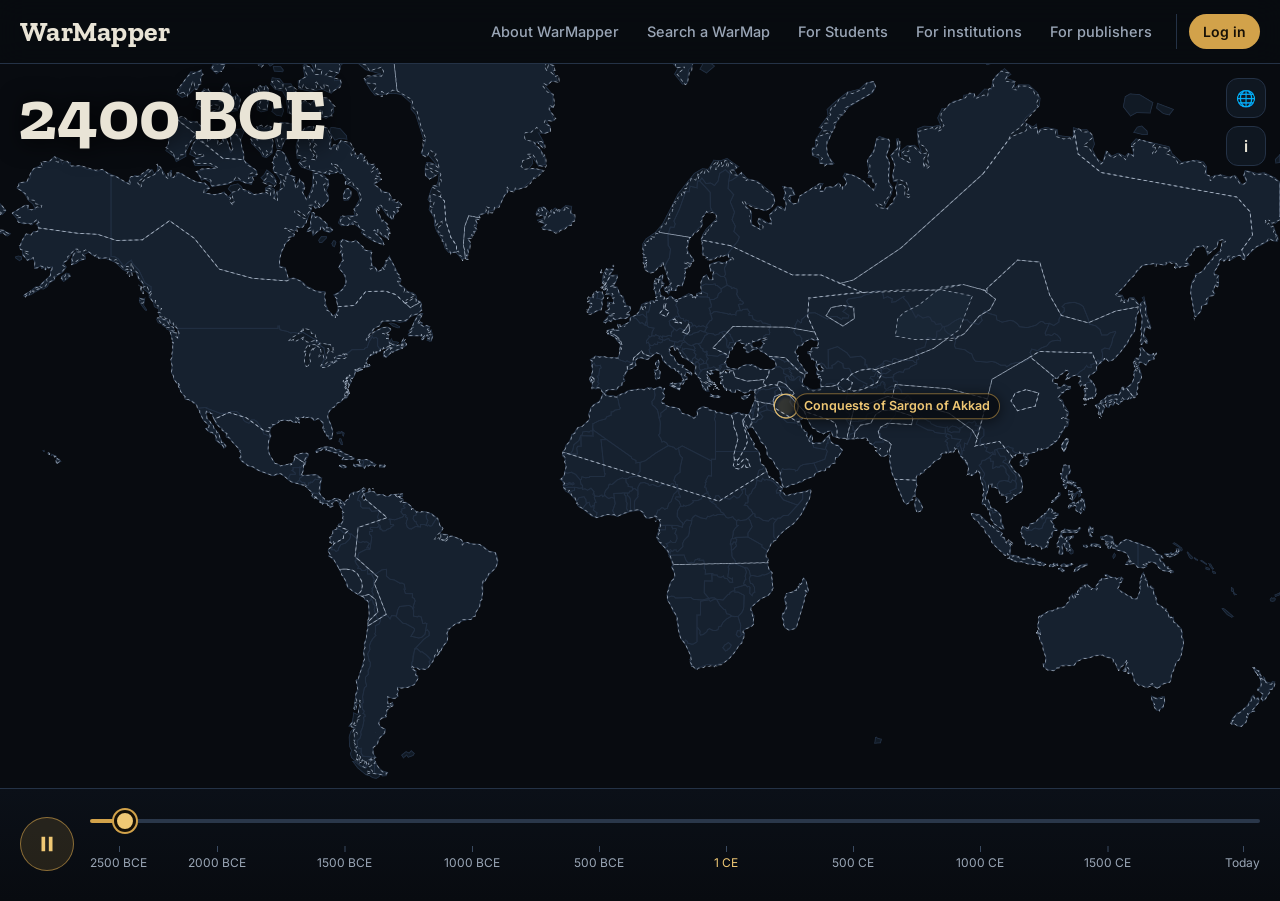
<file: index.html>
<!doctype html>
<html lang="en">
<head>
<meta charset="utf-8">
<meta name="viewport" content="width=device-width, initial-scale=1">
<link rel="icon" href="data:,">
<title>WarMapper: a military history map study guide</title>
<meta name="description" content="Follow the wars of every age across the centuries, then watch the great battles unfold on historical and modern maps.">
<link rel="preconnect" href="https://fonts.googleapis.com"><link rel="preconnect" href="https://fonts.gstatic.com" crossorigin>
<link rel="stylesheet" href="https://fonts.googleapis.com/css2?family=Zilla+Slab:wght@500;600;700&family=Inter:wght@400;500;600&display=swap">
<link rel="stylesheet" href="vendor/maplibre-gl.css">
<link rel="stylesheet" href="css/site.css">
</head>
<body class="home">
<div id="shell-header"></div>

<main>
  <section class="stage" aria-label="World map of the centuries">
    <div id="map" role="img" aria-label="World map showing the empires, kingdoms and states of the selected century"></div>
    <div class="hud" id="hud">
      <div class="hudl on"><div class="era" id="era">2500 BCE</div></div>
      <div class="hudl"><div class="era"></div></div>
    </div>
    <div class="mapbtns">
      <button id="home-view" title="Whole world" aria-label="Show the whole world">&#127760;</button>
      <button id="info" title="Map credits and about the data" aria-label="Map credits and about the data">i</button>
    </div>
    <div class="tip" id="tip"></div>
    <aside class="panel" id="panel" aria-label="Region details" tabindex="-1"></aside>
  </section>

  <section class="timeline" aria-label="Timeline">
    <button class="play" id="play" aria-label="Pause the tour"></button>
    <div class="slider">
      <input type="range" id="slider" min="0" max="46" step="any" value="0" aria-label="Century">
    </div>
    <div class="ticks" id="ticks" aria-hidden="true"></div>
  </section>
  <div class="sr" id="live" aria-live="polite"></div>
</main>

<dialog id="about-data">
  <h2>About the map and its data</h2>
  <p><b>Draft.</b> Nothing here has been checked by a historian. Borders before about 1500 are approximate, and for the earliest centuries the data holds only a few named peoples; many regions are unnamed. Each century shows the nearest available snapshot, and its year is written on screen.</p>
  <ul>
    <li>Historical borders: <a href="https://github.com/aourednik/historical-basemaps" target="_blank" rel="noopener">historical-basemaps</a> (aourednik and contributors), GPL-3.0, simplified for the web. Its latest snapshot is 2010, so the &ldquo;Today&rdquo; stop shows 2010 borders.</li>
    <li>Coastline: <a href="https://www.naturalearthdata.com/" target="_blank" rel="noopener">Natural Earth</a>, public domain.</li>
    <li>Map engine: MapLibre GL JS, BSD-3-Clause.</li>
    <li>Wars shown: a curated list, each with a page to check it against. Highlights show roughly where a war was fought, not its exact extent.</li>
  </ul>
  <form method="dialog"><button class="btn pri">Close</button></form>
</dialog>

<script src="vendor/maplibre-gl.js"></script>
<script src="js/auth.js"></script>
<script src="js/entitlements.js"></script>
<script src="js/shell.js"></script>
<script src="js/home.js"></script>
</body>
</html>
</file>
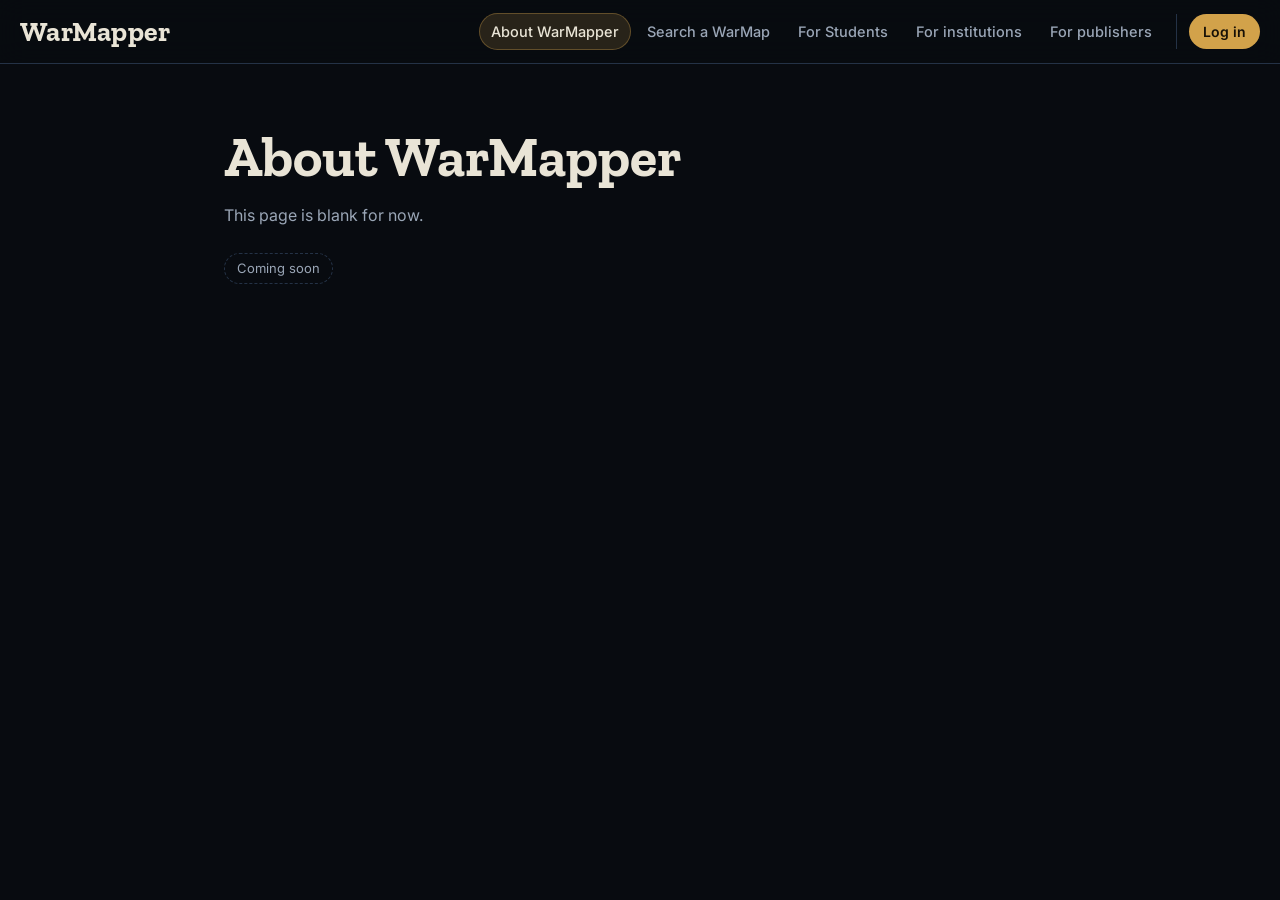
<file: about.html>
<!doctype html>
<html lang="en"><head><meta charset="utf-8"><meta name="viewport" content="width=device-width, initial-scale=1">
<title>About WarMapper · WarMapper</title>
<link rel="stylesheet" href="https://fonts.googleapis.com/css2?family=Zilla+Slab:wght@500;600;700&family=Inter:wght@400;500;600&display=swap">
<link rel="stylesheet" href="css/site.css">
</head><body>
<div id="shell-header"></div>
<main class="blank"><h1>About WarMapper</h1><p>This page is blank for now. </p><span class="soon">Coming soon</span></main>
<script src="js/auth.js"></script><script src="js/entitlements.js"></script><script src="js/shell.js"></script>
</body></html>
</file>
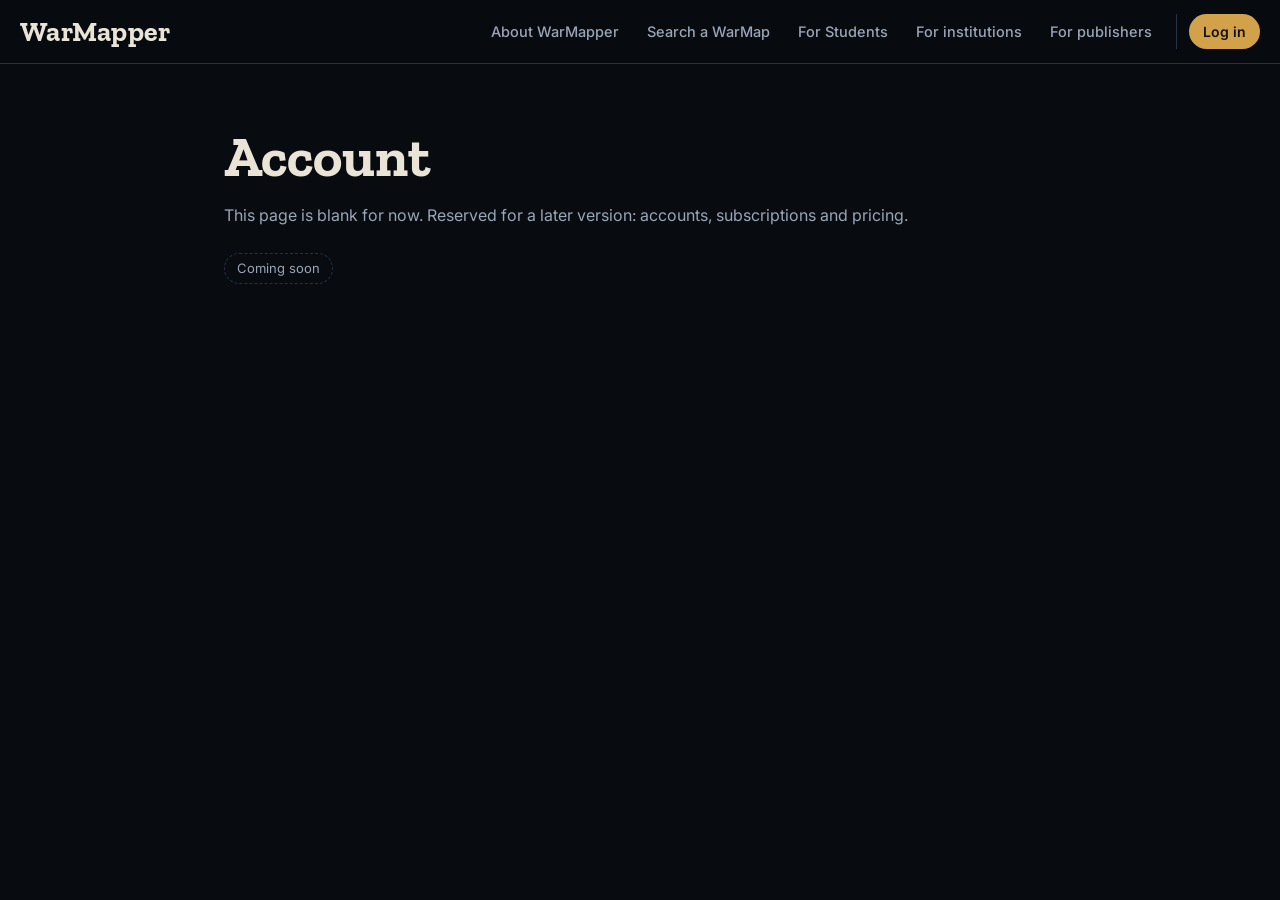
<file: account.html>
<!doctype html>
<html lang="en"><head><meta charset="utf-8"><meta name="viewport" content="width=device-width, initial-scale=1">
<title>Account · WarMapper</title>
<link rel="stylesheet" href="https://fonts.googleapis.com/css2?family=Zilla+Slab:wght@500;600;700&family=Inter:wght@400;500;600&display=swap">
<link rel="stylesheet" href="css/site.css">
</head><body>
<div id="shell-header"></div>
<main class="blank"><h1>Account</h1><p>This page is blank for now. Reserved for a later version: accounts, subscriptions and pricing.</p><span class="soon">Coming soon</span></main>
<script src="js/auth.js"></script><script src="js/entitlements.js"></script><script src="js/shell.js"></script>
</body></html>
</file>
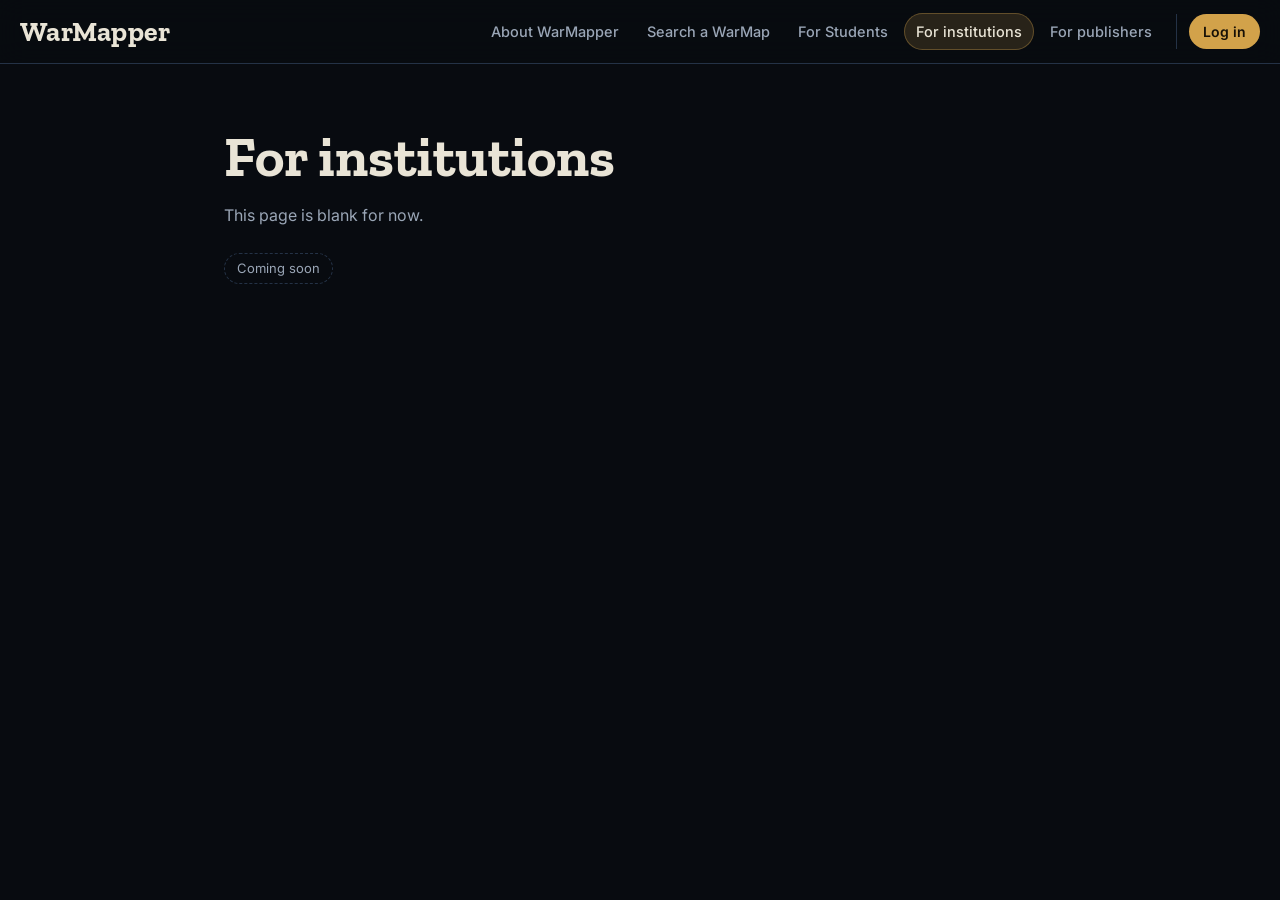
<file: institutions.html>
<!doctype html>
<html lang="en"><head><meta charset="utf-8"><meta name="viewport" content="width=device-width, initial-scale=1">
<title>For institutions · WarMapper</title>
<link rel="stylesheet" href="https://fonts.googleapis.com/css2?family=Zilla+Slab:wght@500;600;700&family=Inter:wght@400;500;600&display=swap">
<link rel="stylesheet" href="css/site.css">
</head><body>
<div id="shell-header"></div>
<main class="blank"><h1>For institutions</h1><p>This page is blank for now. </p><span class="soon">Coming soon</span></main>
<script src="js/auth.js"></script><script src="js/entitlements.js"></script><script src="js/shell.js"></script>
</body></html>
</file>
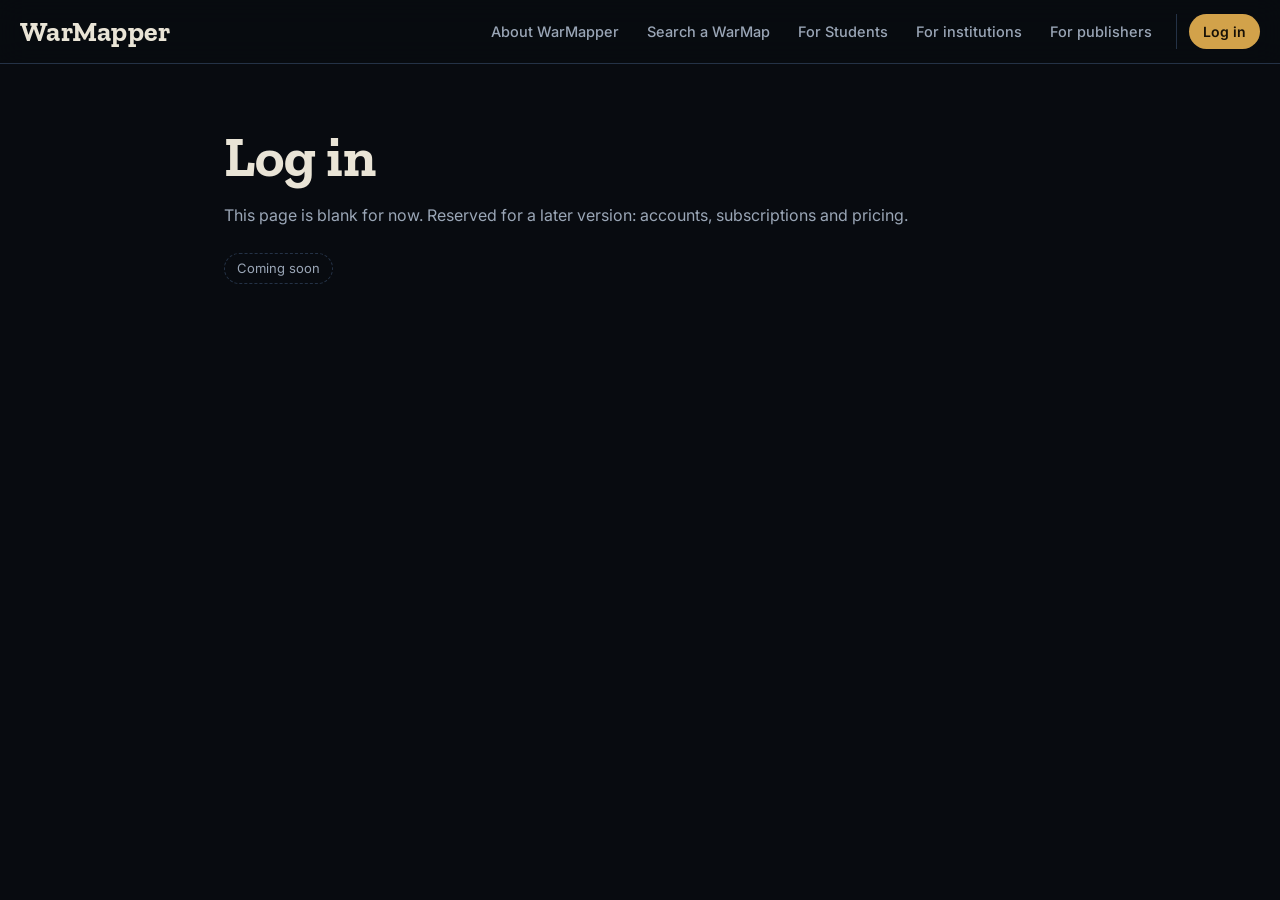
<file: login.html>
<!doctype html>
<html lang="en"><head><meta charset="utf-8"><meta name="viewport" content="width=device-width, initial-scale=1">
<title>Log in · WarMapper</title>
<link rel="stylesheet" href="https://fonts.googleapis.com/css2?family=Zilla+Slab:wght@500;600;700&family=Inter:wght@400;500;600&display=swap">
<link rel="stylesheet" href="css/site.css">
</head><body>
<div id="shell-header"></div>
<main class="blank"><h1>Log in</h1><p>This page is blank for now. Reserved for a later version: accounts, subscriptions and pricing.</p><span class="soon">Coming soon</span></main>
<script src="js/auth.js"></script><script src="js/entitlements.js"></script><script src="js/shell.js"></script>
</body></html>
</file>
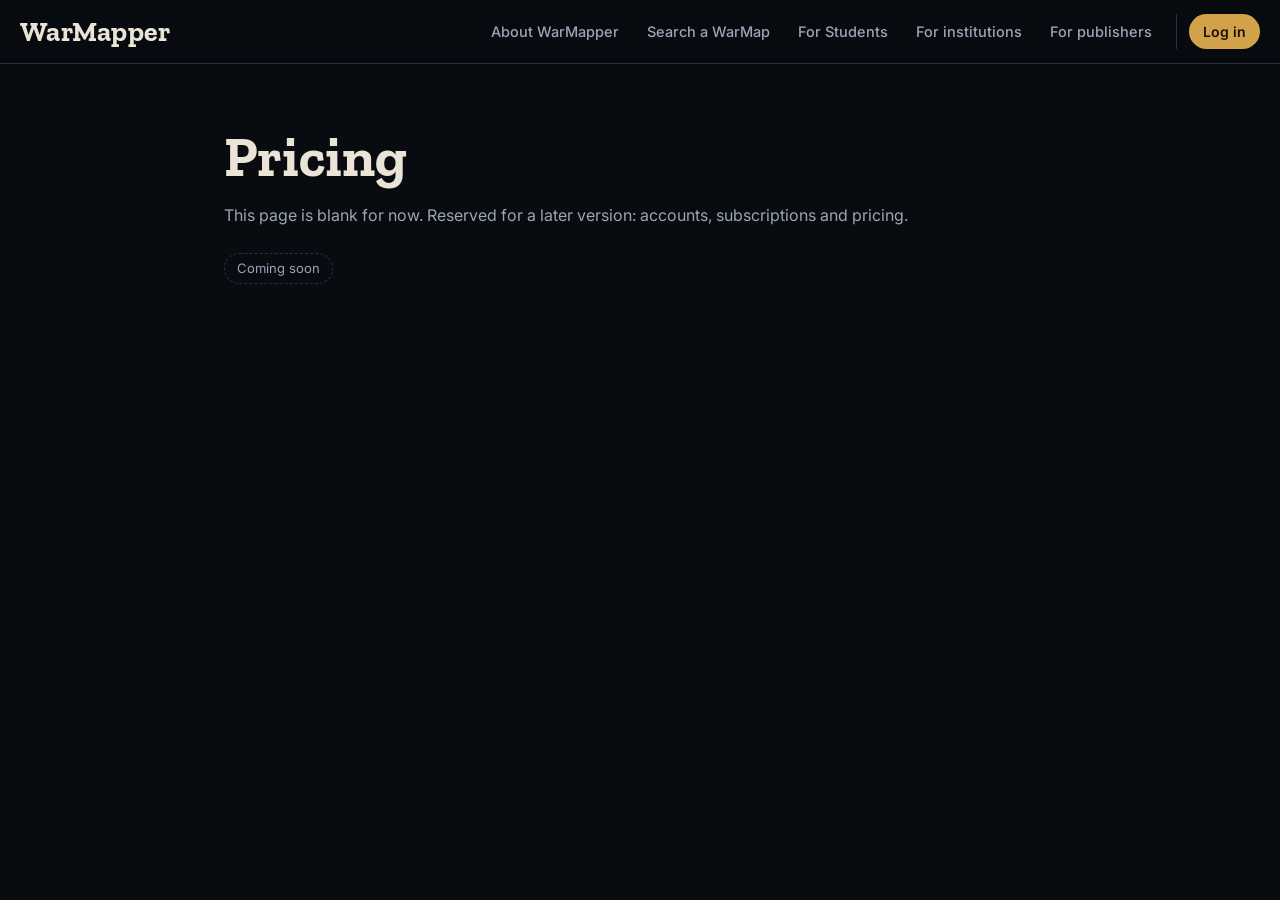
<file: pricing.html>
<!doctype html>
<html lang="en"><head><meta charset="utf-8"><meta name="viewport" content="width=device-width, initial-scale=1">
<title>Pricing · WarMapper</title>
<link rel="stylesheet" href="https://fonts.googleapis.com/css2?family=Zilla+Slab:wght@500;600;700&family=Inter:wght@400;500;600&display=swap">
<link rel="stylesheet" href="css/site.css">
</head><body>
<div id="shell-header"></div>
<main class="blank"><h1>Pricing</h1><p>This page is blank for now. Reserved for a later version: accounts, subscriptions and pricing.</p><span class="soon">Coming soon</span></main>
<script src="js/auth.js"></script><script src="js/entitlements.js"></script><script src="js/shell.js"></script>
</body></html>
</file>
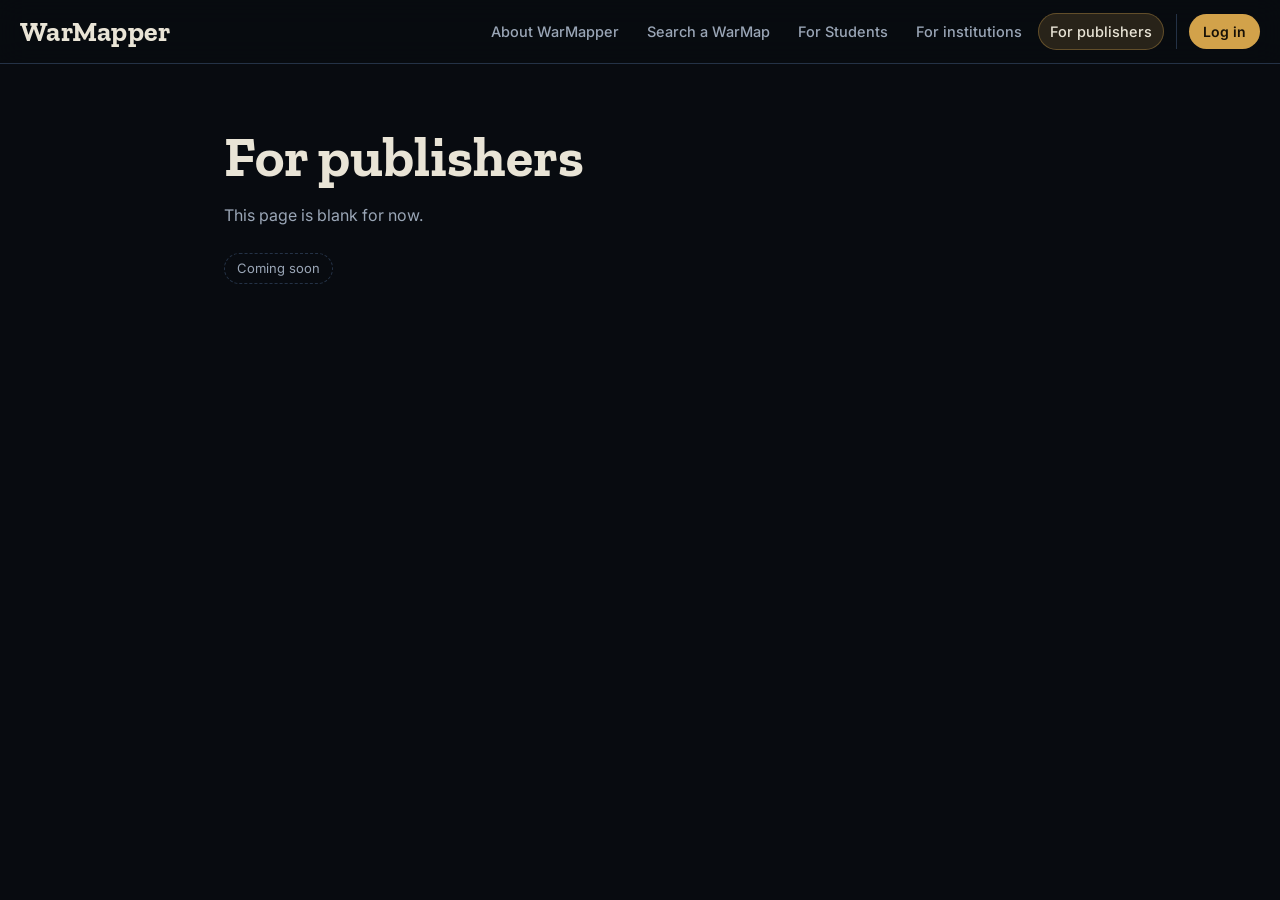
<file: publishers.html>
<!doctype html>
<html lang="en"><head><meta charset="utf-8"><meta name="viewport" content="width=device-width, initial-scale=1">
<title>For publishers · WarMapper</title>
<link rel="stylesheet" href="https://fonts.googleapis.com/css2?family=Zilla+Slab:wght@500;600;700&family=Inter:wght@400;500;600&display=swap">
<link rel="stylesheet" href="css/site.css">
</head><body>
<div id="shell-header"></div>
<main class="blank"><h1>For publishers</h1><p>This page is blank for now. </p><span class="soon">Coming soon</span></main>
<script src="js/auth.js"></script><script src="js/entitlements.js"></script><script src="js/shell.js"></script>
</body></html>
</file>
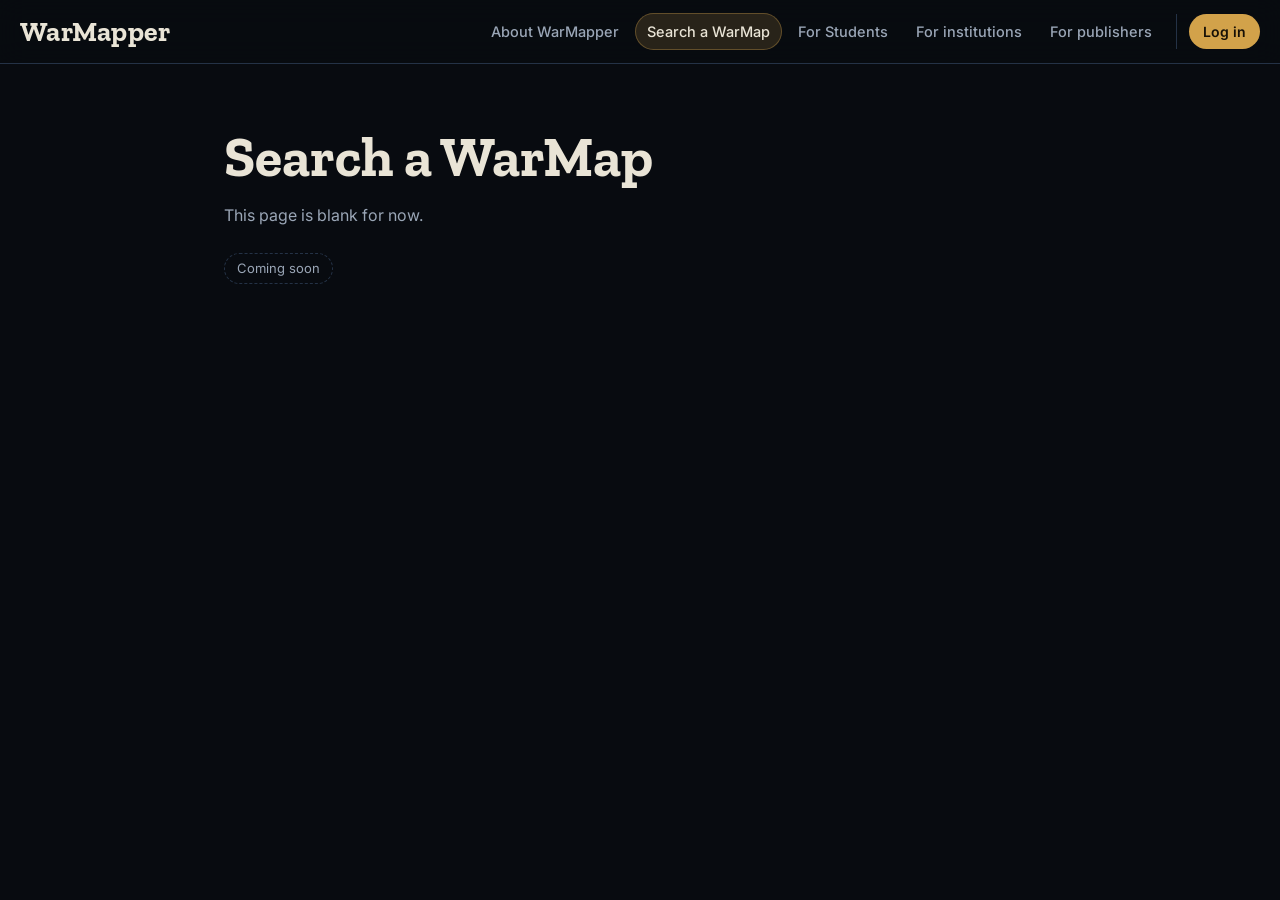
<file: search.html>
<!doctype html>
<html lang="en"><head><meta charset="utf-8"><meta name="viewport" content="width=device-width, initial-scale=1">
<title>Search a WarMap · WarMapper</title>
<link rel="stylesheet" href="https://fonts.googleapis.com/css2?family=Zilla+Slab:wght@500;600;700&family=Inter:wght@400;500;600&display=swap">
<link rel="stylesheet" href="css/site.css">
</head><body>
<div id="shell-header"></div>
<main class="blank"><h1>Search a WarMap</h1><p>This page is blank for now. </p><span class="soon">Coming soon</span></main>
<script src="js/auth.js"></script><script src="js/entitlements.js"></script><script src="js/shell.js"></script>
</body></html>
</file>
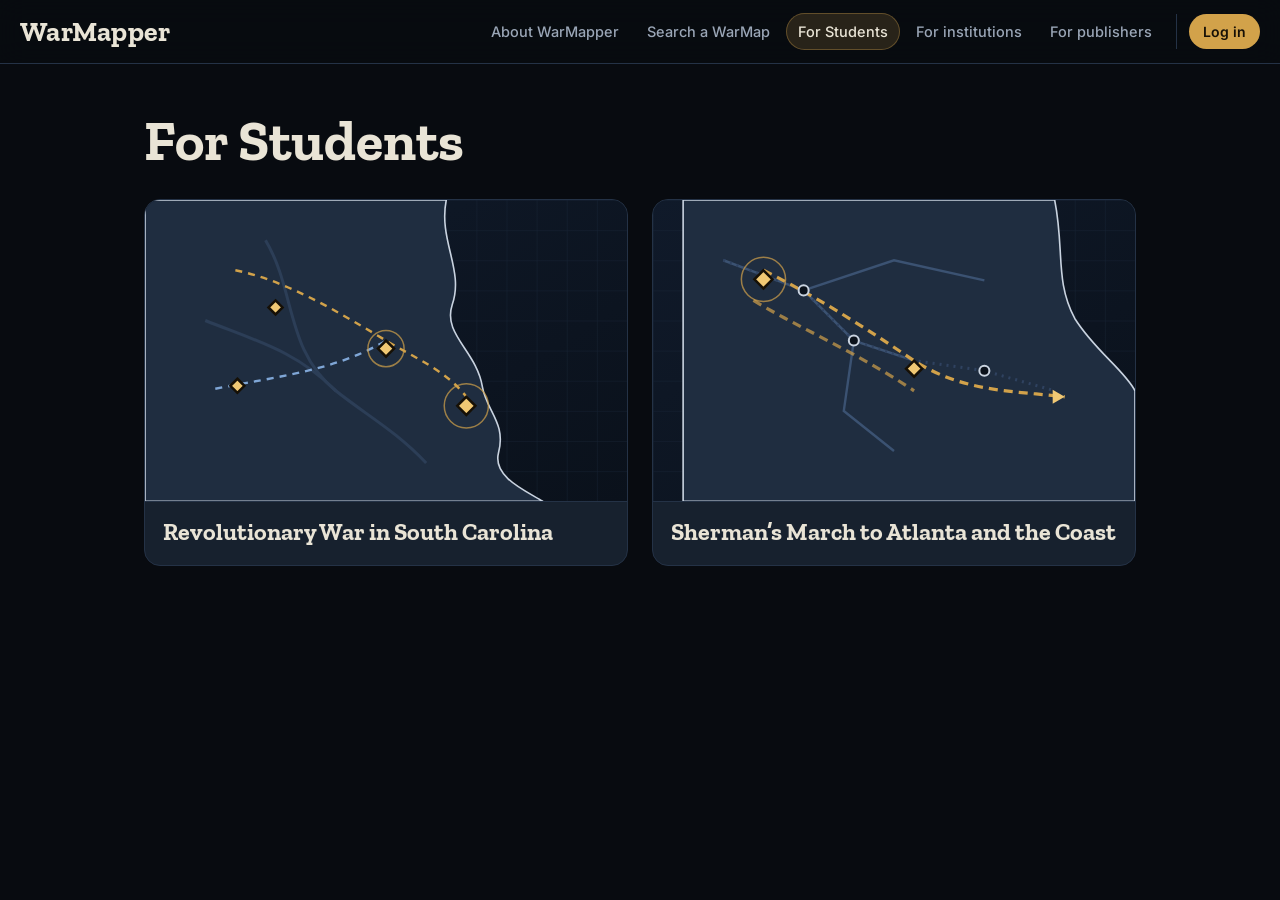
<file: students.html>
<!doctype html>
<html lang="en"><head><meta charset="utf-8"><meta name="viewport" content="width=device-width, initial-scale=1">
<title>For Students · WarMapper</title>
<link rel="stylesheet" href="https://fonts.googleapis.com/css2?family=Zilla+Slab:wght@500;600;700&family=Inter:wght@400;500;600&display=swap">
<link rel="stylesheet" href="css/site.css">
</head><body>
<div id="shell-header"></div>
<main class="students">
  <h1>For Students</h1>
  <div class="tiles">

    <!-- To link a tile, put the WarMapper battle-map address in data-target. Until then it does nothing when clicked. -->
    <div class="tile" role="link" tabindex="0" data-target="" aria-label="Revolutionary War in South Carolina">
      <svg viewBox="0 0 480 300" role="img" aria-label="Illustration: a schematic map of the Carolinas coast with campaign routes and battle markers">
        <defs>
          <linearGradient id="sea1" x1="0" y1="0" x2="1" y2="1"><stop offset="0" stop-color="#101a2a"/><stop offset="1" stop-color="#0a111b"/></linearGradient>
          <pattern id="grid1" width="30" height="30" patternUnits="userSpaceOnUse"><path d="M30 0H0V30" fill="none" stroke="#1d2b40" stroke-width="1"/></pattern>
        </defs>
        <rect width="480" height="300" fill="url(#sea1)"/><rect width="480" height="300" fill="url(#grid1)" opacity=".6"/>
        <path d="M0 0H300C292 40 318 70 306 104C296 134 330 150 336 186C340 210 360 222 352 252C346 276 380 290 396 300H0Z" fill="#1f2d40" stroke="#c9d3e0" stroke-width="1.6" stroke-linejoin="round"/>
        <path d="M120 40C150 90 140 150 190 190C220 214 250 230 280 262" fill="none" stroke="#2c3e57" stroke-width="3"/>
        <path d="M60 120C110 140 150 150 190 190" fill="none" stroke="#2c3e57" stroke-width="3"/>
        <path d="M90 70C140 80 190 110 240 140C270 158 300 170 320 196" fill="none" stroke="#d2a24a" stroke-width="2.4" stroke-dasharray="7 6"/>
        <path d="M70 188C130 176 190 170 240 140" fill="none" stroke="#7fa6d6" stroke-width="2.4" stroke-dasharray="7 6"/>
        <g fill="#f0c874" stroke="#161006" stroke-width="2.5">
          <path d="M320 196l9 9-9 9-9-9z"/><path d="M240 140l8 8-8 8-8-8z"/><path d="M130 100l7 7-7 7-7-7z"/><path d="M92 178l7 7-7 7-7-7z"/>
        </g>
        <g fill="none" stroke="#d2a24a" stroke-width="1.5" opacity=".7"><circle cx="320" cy="205" r="22"/><circle cx="240" cy="148" r="18"/></g>
      </svg>
      <div class="tcap"><h2>Revolutionary War in South Carolina</h2></div>
    </div>

    <div class="tile" role="link" tabindex="0" data-target="" aria-label="Sherman's March to Atlanta and the Coast">
      <svg viewBox="0 0 480 300" role="img" aria-label="Illustration: a schematic map of Georgia with a long marching route from the interior to the coast and railways between towns">
        <defs>
          <linearGradient id="sea2" x1="0" y1="0" x2="1" y2="1"><stop offset="0" stop-color="#101a2a"/><stop offset="1" stop-color="#0a111b"/></linearGradient>
          <pattern id="grid2" width="30" height="30" patternUnits="userSpaceOnUse"><path d="M30 0H0V30" fill="none" stroke="#1d2b40" stroke-width="1"/></pattern>
        </defs>
        <rect width="480" height="300" fill="url(#sea2)"/><rect width="480" height="300" fill="url(#grid2)" opacity=".6"/>
        <path d="M30 0H400C410 50 400 80 420 118C440 150 470 170 480 190V300H30Z" fill="#1f2d40" stroke="#c9d3e0" stroke-width="1.6" stroke-linejoin="round"/>
        <g fill="none" stroke="#3b5272" stroke-width="2.4"><path d="M70 60L150 90L200 140L260 160"/><path d="M150 90L240 60L330 80"/><path d="M200 140L190 210L240 250"/></g>
        <g stroke="#2f4260" stroke-width="3" stroke-dasharray="2 5" fill="none"><path d="M70 60L150 90L200 140L260 160L330 170L400 190"/></g>
        <path d="M110 70C170 100 215 130 260 160C310 192 360 190 410 196" fill="none" stroke="#d2a24a" stroke-width="3.2" stroke-dasharray="9 6"/>
        <path d="M100 100C150 130 200 150 260 190" fill="none" stroke="#d2a24a" stroke-width="3.2" stroke-dasharray="9 6" opacity=".7"/>
        <path d="M410 196l-12-7v14z" fill="#f0c874"/>
        <g fill="#f0c874" stroke="#161006" stroke-width="2.5">
          <path d="M110 70l9 9-9 9-9-9z"/><path d="M260 160l8 8-8 8-8-8z"/><path d="M420 196l9 9-9 9-9-9z" opacity="0"/>
        </g>
        <g fill="#0a111b" stroke="#c9d3e0" stroke-width="2"><circle cx="150" cy="90" r="5"/><circle cx="200" cy="140" r="5"/><circle cx="330" cy="170" r="5"/></g>
        <g fill="none" stroke="#d2a24a" stroke-width="1.5" opacity=".7"><circle cx="110" cy="79" r="22"/></g>
      </svg>
      <div class="tcap"><h2>Sherman&rsquo;s March to Atlanta and the Coast</h2></div>
    </div>

  </div>
</main>
<script src="js/auth.js"></script><script src="js/entitlements.js"></script><script src="js/shell.js"></script>
<script>
  /* Tiles open the address in data-target. Left empty, a tile does nothing yet. */
  document.querySelectorAll(".tile").forEach(function (t) {
    function open() { var u = t.getAttribute("data-target"); if (u) location.href = u; }
    t.addEventListener("click", open);
    t.addEventListener("keydown", function (e) { if (e.key === "Enter" || e.key === " ") { e.preventDefault(); open(); } });
  });
</script>
</body></html>
</file>
<file: vendor/maplibre-gl.css>
.maplibregl-map{font:12px/20px Helvetica Neue,Arial,Helvetica,sans-serif;overflow:hidden;position:relative;-webkit-tap-highlight-color:rgb(0 0 0/0)}.maplibregl-canvas{left:0;position:absolute;top:0}.maplibregl-map:fullscreen{height:100%;width:100%}.maplibregl-ctrl-group button.maplibregl-ctrl-compass{touch-action:none}.maplibregl-canvas-container.maplibregl-interactive,.maplibregl-ctrl-group button.maplibregl-ctrl-compass{cursor:grab;-webkit-user-select:none;-moz-user-select:none;user-select:none}.maplibregl-canvas-container.maplibregl-interactive.maplibregl-track-pointer{cursor:pointer}.maplibregl-canvas-container.maplibregl-interactive:active,.maplibregl-ctrl-group button.maplibregl-ctrl-compass:active{cursor:grabbing}.maplibregl-canvas-container.maplibregl-touch-zoom-rotate,.maplibregl-canvas-container.maplibregl-touch-zoom-rotate .maplibregl-canvas{touch-action:pan-x pan-y}.maplibregl-canvas-container.maplibregl-touch-drag-pan,.maplibregl-canvas-container.maplibregl-touch-drag-pan .maplibregl-canvas{touch-action:pinch-zoom}.maplibregl-canvas-container.maplibregl-touch-zoom-rotate.maplibregl-touch-drag-pan,.maplibregl-canvas-container.maplibregl-touch-zoom-rotate.maplibregl-touch-drag-pan .maplibregl-canvas{touch-action:none}.maplibregl-canvas-container.maplibregl-touch-drag-pan.maplibregl-cooperative-gestures,.maplibregl-canvas-container.maplibregl-touch-drag-pan.maplibregl-cooperative-gestures .maplibregl-canvas{touch-action:pan-x pan-y}.maplibregl-ctrl-bottom-left,.maplibregl-ctrl-bottom-right,.maplibregl-ctrl-top-left,.maplibregl-ctrl-top-right{pointer-events:none;position:absolute;z-index:2}.maplibregl-ctrl-top-left{left:0;top:0}.maplibregl-ctrl-top-right{right:0;top:0}.maplibregl-ctrl-bottom-left{bottom:0;left:0}.maplibregl-ctrl-bottom-right{bottom:0;right:0}.maplibregl-ctrl{clear:both;pointer-events:auto;transform:translate(0)}.maplibregl-ctrl-top-left .maplibregl-ctrl{float:left;margin:10px 0 0 10px}.maplibregl-ctrl-top-right .maplibregl-ctrl{float:right;margin:10px 10px 0 0}.maplibregl-ctrl-bottom-left .maplibregl-ctrl{float:left;margin:0 0 10px 10px}.maplibregl-ctrl-bottom-right .maplibregl-ctrl{float:right;margin:0 10px 10px 0}.maplibregl-ctrl-group{background:#fff;border-radius:4px}.maplibregl-ctrl-group:not(:empty){box-shadow:0 0 0 2px rgba(0,0,0,.1)}@media (forced-colors:active){.maplibregl-ctrl-group:not(:empty){box-shadow:0 0 0 2px ButtonText}}.maplibregl-ctrl-group button{background-color:transparent;border:0;box-sizing:border-box;cursor:pointer;display:block;height:29px;outline:none;padding:0;width:29px}.maplibregl-ctrl-group button+button{border-top:1px solid #ddd}.maplibregl-ctrl button .maplibregl-ctrl-icon{background-position:50%;background-repeat:no-repeat;display:block;height:100%;width:100%}@media (forced-colors:active){.maplibregl-ctrl-icon{background-color:transparent}.maplibregl-ctrl-group button+button{border-top:1px solid ButtonText}}.maplibregl-ctrl button::-moz-focus-inner{border:0;padding:0}.maplibregl-ctrl-attrib-button:focus,.maplibregl-ctrl-group button:focus{box-shadow:0 0 2px 2px #0096ff}.maplibregl-ctrl button:disabled{cursor:not-allowed}.maplibregl-ctrl button:disabled .maplibregl-ctrl-icon{opacity:.25}@media (hover:hover){.maplibregl-ctrl button:not(:disabled):hover{background-color:rgba(0,0,0,.05)}}.maplibregl-ctrl button:not(:disabled):active{background-color:rgba(0,0,0,.05)}.maplibregl-ctrl-group button:focus:focus-visible{box-shadow:0 0 2px 2px #0096ff}.maplibregl-ctrl-group button:focus:not(:focus-visible){box-shadow:none}.maplibregl-ctrl-group button:focus:first-child{border-radius:4px 4px 0 0}.maplibregl-ctrl-group button:focus:last-child{border-radius:0 0 4px 4px}.maplibregl-ctrl-group button:focus:only-child{border-radius:inherit}.maplibregl-ctrl button.maplibregl-ctrl-zoom-out .maplibregl-ctrl-icon{background-image:url("data:image/svg+xml;charset=utf-8,%3Csvg xmlns='http://www.w3.org/2000/svg' width='29' height='29' fill='%23333' viewBox='0 0 29 29'%3E%3Cpath d='M10 13c-.75 0-1.5.75-1.5 1.5S9.25 16 10 16h9c.75 0 1.5-.75 1.5-1.5S19.75 13 19 13z'/%3E%3C/svg%3E")}.maplibregl-ctrl button.maplibregl-ctrl-zoom-in .maplibregl-ctrl-icon{background-image:url("data:image/svg+xml;charset=utf-8,%3Csvg xmlns='http://www.w3.org/2000/svg' width='29' height='29' fill='%23333' viewBox='0 0 29 29'%3E%3Cpath d='M14.5 8.5c-.75 0-1.5.75-1.5 1.5v3h-3c-.75 0-1.5.75-1.5 1.5S9.25 16 10 16h3v3c0 .75.75 1.5 1.5 1.5S16 19.75 16 19v-3h3c.75 0 1.5-.75 1.5-1.5S19.75 13 19 13h-3v-3c0-.75-.75-1.5-1.5-1.5'/%3E%3C/svg%3E")}@media (forced-colors:active){.maplibregl-ctrl button.maplibregl-ctrl-zoom-out .maplibregl-ctrl-icon{background-image:url("data:image/svg+xml;charset=utf-8,%3Csvg xmlns='http://www.w3.org/2000/svg' width='29' height='29' fill='%23fff' viewBox='0 0 29 29'%3E%3Cpath d='M10 13c-.75 0-1.5.75-1.5 1.5S9.25 16 10 16h9c.75 0 1.5-.75 1.5-1.5S19.75 13 19 13z'/%3E%3C/svg%3E")}.maplibregl-ctrl button.maplibregl-ctrl-zoom-in .maplibregl-ctrl-icon{background-image:url("data:image/svg+xml;charset=utf-8,%3Csvg xmlns='http://www.w3.org/2000/svg' width='29' height='29' fill='%23fff' viewBox='0 0 29 29'%3E%3Cpath d='M14.5 8.5c-.75 0-1.5.75-1.5 1.5v3h-3c-.75 0-1.5.75-1.5 1.5S9.25 16 10 16h3v3c0 .75.75 1.5 1.5 1.5S16 19.75 16 19v-3h3c.75 0 1.5-.75 1.5-1.5S19.75 13 19 13h-3v-3c0-.75-.75-1.5-1.5-1.5'/%3E%3C/svg%3E")}}@media (forced-colors:active) and (prefers-color-scheme:light){.maplibregl-ctrl button.maplibregl-ctrl-zoom-out .maplibregl-ctrl-icon{background-image:url("data:image/svg+xml;charset=utf-8,%3Csvg xmlns='http://www.w3.org/2000/svg' width='29' height='29' viewBox='0 0 29 29'%3E%3Cpath d='M10 13c-.75 0-1.5.75-1.5 1.5S9.25 16 10 16h9c.75 0 1.5-.75 1.5-1.5S19.75 13 19 13z'/%3E%3C/svg%3E")}.maplibregl-ctrl button.maplibregl-ctrl-zoom-in .maplibregl-ctrl-icon{background-image:url("data:image/svg+xml;charset=utf-8,%3Csvg xmlns='http://www.w3.org/2000/svg' width='29' height='29' viewBox='0 0 29 29'%3E%3Cpath d='M14.5 8.5c-.75 0-1.5.75-1.5 1.5v3h-3c-.75 0-1.5.75-1.5 1.5S9.25 16 10 16h3v3c0 .75.75 1.5 1.5 1.5S16 19.75 16 19v-3h3c.75 0 1.5-.75 1.5-1.5S19.75 13 19 13h-3v-3c0-.75-.75-1.5-1.5-1.5'/%3E%3C/svg%3E")}}.maplibregl-ctrl button.maplibregl-ctrl-fullscreen .maplibregl-ctrl-icon{background-image:url("data:image/svg+xml;charset=utf-8,%3Csvg xmlns='http://www.w3.org/2000/svg' width='29' height='29' fill='%23333' viewBox='0 0 29 29'%3E%3Cpath d='M24 16v5.5c0 1.75-.75 2.5-2.5 2.5H16v-1l3-1.5-4-5.5 1-1 5.5 4 1.5-3zM6 16l1.5 3 5.5-4 1 1-4 5.5 3 1.5v1H7.5C5.75 24 5 23.25 5 21.5V16zm7-11v1l-3 1.5 4 5.5-1 1-5.5-4L6 13H5V7.5C5 5.75 5.75 5 7.5 5zm11 2.5c0-1.75-.75-2.5-2.5-2.5H16v1l3 1.5-4 5.5 1 1 5.5-4 1.5 3h1z'/%3E%3C/svg%3E")}.maplibregl-ctrl button.maplibregl-ctrl-shrink .maplibregl-ctrl-icon{background-image:url("data:image/svg+xml;charset=utf-8,%3Csvg xmlns='http://www.w3.org/2000/svg' width='29' height='29' viewBox='0 0 29 29'%3E%3Cpath d='M18.5 16c-1.75 0-2.5.75-2.5 2.5V24h1l1.5-3 5.5 4 1-1-4-5.5 3-1.5v-1zM13 18.5c0-1.75-.75-2.5-2.5-2.5H5v1l3 1.5L4 24l1 1 5.5-4 1.5 3h1zm3-8c0 1.75.75 2.5 2.5 2.5H24v-1l-3-1.5L25 5l-1-1-5.5 4L17 5h-1zM10.5 13c1.75 0 2.5-.75 2.5-2.5V5h-1l-1.5 3L5 4 4 5l4 5.5L5 12v1z'/%3E%3C/svg%3E")}@media (forced-colors:active){.maplibregl-ctrl button.maplibregl-ctrl-fullscreen .maplibregl-ctrl-icon{background-image:url("data:image/svg+xml;charset=utf-8,%3Csvg xmlns='http://www.w3.org/2000/svg' width='29' height='29' fill='%23fff' viewBox='0 0 29 29'%3E%3Cpath d='M24 16v5.5c0 1.75-.75 2.5-2.5 2.5H16v-1l3-1.5-4-5.5 1-1 5.5 4 1.5-3zM6 16l1.5 3 5.5-4 1 1-4 5.5 3 1.5v1H7.5C5.75 24 5 23.25 5 21.5V16zm7-11v1l-3 1.5 4 5.5-1 1-5.5-4L6 13H5V7.5C5 5.75 5.75 5 7.5 5zm11 2.5c0-1.75-.75-2.5-2.5-2.5H16v1l3 1.5-4 5.5 1 1 5.5-4 1.5 3h1z'/%3E%3C/svg%3E")}.maplibregl-ctrl button.maplibregl-ctrl-shrink .maplibregl-ctrl-icon{background-image:url("data:image/svg+xml;charset=utf-8,%3Csvg xmlns='http://www.w3.org/2000/svg' width='29' height='29' fill='%23fff' viewBox='0 0 29 29'%3E%3Cpath d='M18.5 16c-1.75 0-2.5.75-2.5 2.5V24h1l1.5-3 5.5 4 1-1-4-5.5 3-1.5v-1zM13 18.5c0-1.75-.75-2.5-2.5-2.5H5v1l3 1.5L4 24l1 1 5.5-4 1.5 3h1zm3-8c0 1.75.75 2.5 2.5 2.5H24v-1l-3-1.5L25 5l-1-1-5.5 4L17 5h-1zM10.5 13c1.75 0 2.5-.75 2.5-2.5V5h-1l-1.5 3L5 4 4 5l4 5.5L5 12v1z'/%3E%3C/svg%3E")}}@media (forced-colors:active) and (prefers-color-scheme:light){.maplibregl-ctrl button.maplibregl-ctrl-fullscreen .maplibregl-ctrl-icon{background-image:url("data:image/svg+xml;charset=utf-8,%3Csvg xmlns='http://www.w3.org/2000/svg' width='29' height='29' viewBox='0 0 29 29'%3E%3Cpath d='M24 16v5.5c0 1.75-.75 2.5-2.5 2.5H16v-1l3-1.5-4-5.5 1-1 5.5 4 1.5-3zM6 16l1.5 3 5.5-4 1 1-4 5.5 3 1.5v1H7.5C5.75 24 5 23.25 5 21.5V16zm7-11v1l-3 1.5 4 5.5-1 1-5.5-4L6 13H5V7.5C5 5.75 5.75 5 7.5 5zm11 2.5c0-1.75-.75-2.5-2.5-2.5H16v1l3 1.5-4 5.5 1 1 5.5-4 1.5 3h1z'/%3E%3C/svg%3E")}.maplibregl-ctrl button.maplibregl-ctrl-shrink .maplibregl-ctrl-icon{background-image:url("data:image/svg+xml;charset=utf-8,%3Csvg xmlns='http://www.w3.org/2000/svg' width='29' height='29' viewBox='0 0 29 29'%3E%3Cpath d='M18.5 16c-1.75 0-2.5.75-2.5 2.5V24h1l1.5-3 5.5 4 1-1-4-5.5 3-1.5v-1zM13 18.5c0-1.75-.75-2.5-2.5-2.5H5v1l3 1.5L4 24l1 1 5.5-4 1.5 3h1zm3-8c0 1.75.75 2.5 2.5 2.5H24v-1l-3-1.5L25 5l-1-1-5.5 4L17 5h-1zM10.5 13c1.75 0 2.5-.75 2.5-2.5V5h-1l-1.5 3L5 4 4 5l4 5.5L5 12v1z'/%3E%3C/svg%3E")}}.maplibregl-ctrl button.maplibregl-ctrl-compass .maplibregl-ctrl-icon{background-image:url("data:image/svg+xml;charset=utf-8,%3Csvg xmlns='http://www.w3.org/2000/svg' width='29' height='29' fill='%23333' viewBox='0 0 29 29'%3E%3Cpath d='m10.5 14 4-8 4 8z'/%3E%3Cpath fill='%23ccc' d='m10.5 16 4 8 4-8z'/%3E%3C/svg%3E")}@media (forced-colors:active){.maplibregl-ctrl button.maplibregl-ctrl-compass .maplibregl-ctrl-icon{background-image:url("data:image/svg+xml;charset=utf-8,%3Csvg xmlns='http://www.w3.org/2000/svg' width='29' height='29' fill='%23fff' viewBox='0 0 29 29'%3E%3Cpath d='m10.5 14 4-8 4 8z'/%3E%3Cpath fill='%23ccc' d='m10.5 16 4 8 4-8z'/%3E%3C/svg%3E")}}@media (forced-colors:active) and (prefers-color-scheme:light){.maplibregl-ctrl button.maplibregl-ctrl-compass .maplibregl-ctrl-icon{background-image:url("data:image/svg+xml;charset=utf-8,%3Csvg xmlns='http://www.w3.org/2000/svg' width='29' height='29' viewBox='0 0 29 29'%3E%3Cpath d='m10.5 14 4-8 4 8z'/%3E%3Cpath fill='%23ccc' d='m10.5 16 4 8 4-8z'/%3E%3C/svg%3E")}}.maplibregl-ctrl button.maplibregl-ctrl-globe .maplibregl-ctrl-icon{background-image:url("data:image/svg+xml;charset=utf-8,%3Csvg xmlns='http://www.w3.org/2000/svg' width='22' height='22' fill='none' stroke='%23333' viewBox='0 0 22 22'%3E%3Ccircle cx='11' cy='11' r='8.5'/%3E%3Cpath d='M17.5 11c0 4.819-3.02 8.5-6.5 8.5S4.5 15.819 4.5 11 7.52 2.5 11 2.5s6.5 3.681 6.5 8.5Z'/%3E%3Cpath d='M13.5 11c0 2.447-.331 4.64-.853 6.206-.262.785-.562 1.384-.872 1.777-.314.399-.58.517-.775.517s-.461-.118-.775-.517c-.31-.393-.61-.992-.872-1.777C8.831 15.64 8.5 13.446 8.5 11s.331-4.64.853-6.206c.262-.785.562-1.384.872-1.777.314-.399.58-.517.775-.517s.461.118.775.517c.31.393.61.992.872 1.777.522 1.565.853 3.76.853 6.206Z'/%3E%3Cpath d='M11 7.5c-1.909 0-3.622-.166-4.845-.428-.616-.132-1.08-.283-1.379-.434a1.3 1.3 0 0 1-.224-.138q.07-.058.224-.138c.299-.151.763-.302 1.379-.434C7.378 5.666 9.091 5.5 11 5.5s3.622.166 4.845.428c.616.132 1.08.283 1.379.434.105.053.177.1.224.138q-.07.058-.224.138c-.299.151-.763.302-1.379.434-1.223.262-2.936.428-4.845.428ZM4.486 6.436ZM11 16.5c-1.909 0-3.622-.166-4.845-.428-.616-.132-1.08-.283-1.379-.434a1.3 1.3 0 0 1-.224-.138 1.3 1.3 0 0 1 .224-.138c.299-.151.763-.302 1.379-.434C7.378 14.666 9.091 14.5 11 14.5s3.622.166 4.845.428c.616.132 1.08.283 1.379.434.105.053.177.1.224.138a1.3 1.3 0 0 1-.224.138c-.299.151-.763.302-1.379.434-1.223.262-2.936.428-4.845.428Zm-6.514-1.064ZM11 12.5c-2.46 0-4.672-.222-6.255-.574-.796-.177-1.406-.38-1.805-.59a1.5 1.5 0 0 1-.39-.272.3.3 0 0 1-.047-.064.3.3 0 0 1 .048-.064c.066-.073.189-.167.389-.272.399-.21 1.009-.413 1.805-.59C6.328 9.722 8.54 9.5 11 9.5s4.672.222 6.256.574c.795.177 1.405.38 1.804.59.2.105.323.2.39.272a.3.3 0 0 1 .047.064.3.3 0 0 1-.048.064 1.4 1.4 0 0 1-.389.272c-.399.21-1.009.413-1.804.59-1.584.352-3.796.574-6.256.574Zm-8.501-1.51v.002zm0 .018v.002zm17.002.002v-.002zm0-.018v-.002z'/%3E%3C/svg%3E")}.maplibregl-ctrl button.maplibregl-ctrl-globe-enabled .maplibregl-ctrl-icon{background-image:url("data:image/svg+xml;charset=utf-8,%3Csvg xmlns='http://www.w3.org/2000/svg' width='22' height='22' fill='none' stroke='%2333b5e5' viewBox='0 0 22 22'%3E%3Ccircle cx='11' cy='11' r='8.5'/%3E%3Cpath d='M17.5 11c0 4.819-3.02 8.5-6.5 8.5S4.5 15.819 4.5 11 7.52 2.5 11 2.5s6.5 3.681 6.5 8.5Z'/%3E%3Cpath d='M13.5 11c0 2.447-.331 4.64-.853 6.206-.262.785-.562 1.384-.872 1.777-.314.399-.58.517-.775.517s-.461-.118-.775-.517c-.31-.393-.61-.992-.872-1.777C8.831 15.64 8.5 13.446 8.5 11s.331-4.64.853-6.206c.262-.785.562-1.384.872-1.777.314-.399.58-.517.775-.517s.461.118.775.517c.31.393.61.992.872 1.777.522 1.565.853 3.76.853 6.206Z'/%3E%3Cpath d='M11 7.5c-1.909 0-3.622-.166-4.845-.428-.616-.132-1.08-.283-1.379-.434a1.3 1.3 0 0 1-.224-.138q.07-.058.224-.138c.299-.151.763-.302 1.379-.434C7.378 5.666 9.091 5.5 11 5.5s3.622.166 4.845.428c.616.132 1.08.283 1.379.434.105.053.177.1.224.138q-.07.058-.224.138c-.299.151-.763.302-1.379.434-1.223.262-2.936.428-4.845.428ZM4.486 6.436ZM11 16.5c-1.909 0-3.622-.166-4.845-.428-.616-.132-1.08-.283-1.379-.434a1.3 1.3 0 0 1-.224-.138 1.3 1.3 0 0 1 .224-.138c.299-.151.763-.302 1.379-.434C7.378 14.666 9.091 14.5 11 14.5s3.622.166 4.845.428c.616.132 1.08.283 1.379.434.105.053.177.1.224.138a1.3 1.3 0 0 1-.224.138c-.299.151-.763.302-1.379.434-1.223.262-2.936.428-4.845.428Zm-6.514-1.064ZM11 12.5c-2.46 0-4.672-.222-6.255-.574-.796-.177-1.406-.38-1.805-.59a1.5 1.5 0 0 1-.39-.272.3.3 0 0 1-.047-.064.3.3 0 0 1 .048-.064c.066-.073.189-.167.389-.272.399-.21 1.009-.413 1.805-.59C6.328 9.722 8.54 9.5 11 9.5s4.672.222 6.256.574c.795.177 1.405.38 1.804.59.2.105.323.2.39.272a.3.3 0 0 1 .047.064.3.3 0 0 1-.048.064 1.4 1.4 0 0 1-.389.272c-.399.21-1.009.413-1.804.59-1.584.352-3.796.574-6.256.574Zm-8.501-1.51v.002zm0 .018v.002zm17.002.002v-.002zm0-.018v-.002z'/%3E%3C/svg%3E")}.maplibregl-ctrl button.maplibregl-ctrl-terrain .maplibregl-ctrl-icon{background-image:url("data:image/svg+xml;charset=utf-8,%3Csvg xmlns='http://www.w3.org/2000/svg' width='22' height='22' fill='%23333' viewBox='0 0 22 22'%3E%3Cpath d='m1.754 13.406 4.453-4.851 3.09 3.09 3.281 3.277.969-.969-3.309-3.312 3.844-4.121 6.148 6.886h1.082v-.855l-7.207-8.07-4.84 5.187L6.169 6.57l-5.48 5.965v.871ZM.688 16.844h20.625v1.375H.688Zm0 0'/%3E%3C/svg%3E")}.maplibregl-ctrl button.maplibregl-ctrl-terrain-enabled .maplibregl-ctrl-icon{background-image:url("data:image/svg+xml;charset=utf-8,%3Csvg xmlns='http://www.w3.org/2000/svg' width='22' height='22' fill='%2333b5e5' viewBox='0 0 22 22'%3E%3Cpath d='m1.754 13.406 4.453-4.851 3.09 3.09 3.281 3.277.969-.969-3.309-3.312 3.844-4.121 6.148 6.886h1.082v-.855l-7.207-8.07-4.84 5.187L6.169 6.57l-5.48 5.965v.871ZM.688 16.844h20.625v1.375H.688Zm0 0'/%3E%3C/svg%3E")}.maplibregl-ctrl button.maplibregl-ctrl-geolocate .maplibregl-ctrl-icon{background-image:url("data:image/svg+xml;charset=utf-8,%3Csvg xmlns='http://www.w3.org/2000/svg' width='29' height='29' fill='%23333' viewBox='0 0 20 20'%3E%3Cpath d='M10 4C9 4 9 5 9 5v.1A5 5 0 0 0 5.1 9H5s-1 0-1 1 1 1 1 1h.1A5 5 0 0 0 9 14.9v.1s0 1 1 1 1-1 1-1v-.1a5 5 0 0 0 3.9-3.9h.1s1 0 1-1-1-1-1-1h-.1A5 5 0 0 0 11 5.1V5s0-1-1-1m0 2.5a3.5 3.5 0 1 1 0 7 3.5 3.5 0 1 1 0-7'/%3E%3Ccircle cx='10' cy='10' r='2'/%3E%3C/svg%3E")}.maplibregl-ctrl button.maplibregl-ctrl-geolocate:disabled .maplibregl-ctrl-icon{background-image:url("data:image/svg+xml;charset=utf-8,%3Csvg xmlns='http://www.w3.org/2000/svg' width='29' height='29' fill='%23aaa' viewBox='0 0 20 20'%3E%3Cpath d='M10 4C9 4 9 5 9 5v.1A5 5 0 0 0 5.1 9H5s-1 0-1 1 1 1 1 1h.1A5 5 0 0 0 9 14.9v.1s0 1 1 1 1-1 1-1v-.1a5 5 0 0 0 3.9-3.9h.1s1 0 1-1-1-1-1-1h-.1A5 5 0 0 0 11 5.1V5s0-1-1-1m0 2.5a3.5 3.5 0 1 1 0 7 3.5 3.5 0 1 1 0-7'/%3E%3Ccircle cx='10' cy='10' r='2'/%3E%3Cpath fill='red' d='m14 5 1 1-9 9-1-1z'/%3E%3C/svg%3E")}.maplibregl-ctrl button.maplibregl-ctrl-geolocate.maplibregl-ctrl-geolocate-active .maplibregl-ctrl-icon{background-image:url("data:image/svg+xml;charset=utf-8,%3Csvg xmlns='http://www.w3.org/2000/svg' width='29' height='29' fill='%2333b5e5' viewBox='0 0 20 20'%3E%3Cpath d='M10 4C9 4 9 5 9 5v.1A5 5 0 0 0 5.1 9H5s-1 0-1 1 1 1 1 1h.1A5 5 0 0 0 9 14.9v.1s0 1 1 1 1-1 1-1v-.1a5 5 0 0 0 3.9-3.9h.1s1 0 1-1-1-1-1-1h-.1A5 5 0 0 0 11 5.1V5s0-1-1-1m0 2.5a3.5 3.5 0 1 1 0 7 3.5 3.5 0 1 1 0-7'/%3E%3Ccircle cx='10' cy='10' r='2'/%3E%3C/svg%3E")}.maplibregl-ctrl button.maplibregl-ctrl-geolocate.maplibregl-ctrl-geolocate-active-error .maplibregl-ctrl-icon{background-image:url("data:image/svg+xml;charset=utf-8,%3Csvg xmlns='http://www.w3.org/2000/svg' width='29' height='29' fill='%23e58978' viewBox='0 0 20 20'%3E%3Cpath d='M10 4C9 4 9 5 9 5v.1A5 5 0 0 0 5.1 9H5s-1 0-1 1 1 1 1 1h.1A5 5 0 0 0 9 14.9v.1s0 1 1 1 1-1 1-1v-.1a5 5 0 0 0 3.9-3.9h.1s1 0 1-1-1-1-1-1h-.1A5 5 0 0 0 11 5.1V5s0-1-1-1m0 2.5a3.5 3.5 0 1 1 0 7 3.5 3.5 0 1 1 0-7'/%3E%3Ccircle cx='10' cy='10' r='2'/%3E%3C/svg%3E")}.maplibregl-ctrl button.maplibregl-ctrl-geolocate.maplibregl-ctrl-geolocate-background .maplibregl-ctrl-icon{background-image:url("data:image/svg+xml;charset=utf-8,%3Csvg xmlns='http://www.w3.org/2000/svg' width='29' height='29' fill='%2333b5e5' viewBox='0 0 20 20'%3E%3Cpath d='M10 4C9 4 9 5 9 5v.1A5 5 0 0 0 5.1 9H5s-1 0-1 1 1 1 1 1h.1A5 5 0 0 0 9 14.9v.1s0 1 1 1 1-1 1-1v-.1a5 5 0 0 0 3.9-3.9h.1s1 0 1-1-1-1-1-1h-.1A5 5 0 0 0 11 5.1V5s0-1-1-1m0 2.5a3.5 3.5 0 1 1 0 7 3.5 3.5 0 1 1 0-7'/%3E%3C/svg%3E")}.maplibregl-ctrl button.maplibregl-ctrl-geolocate.maplibregl-ctrl-geolocate-background-error .maplibregl-ctrl-icon{background-image:url("data:image/svg+xml;charset=utf-8,%3Csvg xmlns='http://www.w3.org/2000/svg' width='29' height='29' fill='%23e54e33' viewBox='0 0 20 20'%3E%3Cpath d='M10 4C9 4 9 5 9 5v.1A5 5 0 0 0 5.1 9H5s-1 0-1 1 1 1 1 1h.1A5 5 0 0 0 9 14.9v.1s0 1 1 1 1-1 1-1v-.1a5 5 0 0 0 3.9-3.9h.1s1 0 1-1-1-1-1-1h-.1A5 5 0 0 0 11 5.1V5s0-1-1-1m0 2.5a3.5 3.5 0 1 1 0 7 3.5 3.5 0 1 1 0-7'/%3E%3C/svg%3E")}.maplibregl-ctrl button.maplibregl-ctrl-geolocate.maplibregl-ctrl-geolocate-waiting .maplibregl-ctrl-icon{animation:maplibregl-spin 2s linear infinite}@media (forced-colors:active){.maplibregl-ctrl button.maplibregl-ctrl-geolocate .maplibregl-ctrl-icon{background-image:url("data:image/svg+xml;charset=utf-8,%3Csvg xmlns='http://www.w3.org/2000/svg' width='29' height='29' fill='%23fff' viewBox='0 0 20 20'%3E%3Cpath d='M10 4C9 4 9 5 9 5v.1A5 5 0 0 0 5.1 9H5s-1 0-1 1 1 1 1 1h.1A5 5 0 0 0 9 14.9v.1s0 1 1 1 1-1 1-1v-.1a5 5 0 0 0 3.9-3.9h.1s1 0 1-1-1-1-1-1h-.1A5 5 0 0 0 11 5.1V5s0-1-1-1m0 2.5a3.5 3.5 0 1 1 0 7 3.5 3.5 0 1 1 0-7'/%3E%3Ccircle cx='10' cy='10' r='2'/%3E%3C/svg%3E")}.maplibregl-ctrl button.maplibregl-ctrl-geolocate:disabled .maplibregl-ctrl-icon{background-image:url("data:image/svg+xml;charset=utf-8,%3Csvg xmlns='http://www.w3.org/2000/svg' width='29' height='29' fill='%23999' viewBox='0 0 20 20'%3E%3Cpath d='M10 4C9 4 9 5 9 5v.1A5 5 0 0 0 5.1 9H5s-1 0-1 1 1 1 1 1h.1A5 5 0 0 0 9 14.9v.1s0 1 1 1 1-1 1-1v-.1a5 5 0 0 0 3.9-3.9h.1s1 0 1-1-1-1-1-1h-.1A5 5 0 0 0 11 5.1V5s0-1-1-1m0 2.5a3.5 3.5 0 1 1 0 7 3.5 3.5 0 1 1 0-7'/%3E%3Ccircle cx='10' cy='10' r='2'/%3E%3Cpath fill='red' d='m14 5 1 1-9 9-1-1z'/%3E%3C/svg%3E")}.maplibregl-ctrl button.maplibregl-ctrl-geolocate.maplibregl-ctrl-geolocate-active .maplibregl-ctrl-icon{background-image:url("data:image/svg+xml;charset=utf-8,%3Csvg xmlns='http://www.w3.org/2000/svg' width='29' height='29' fill='%2333b5e5' viewBox='0 0 20 20'%3E%3Cpath d='M10 4C9 4 9 5 9 5v.1A5 5 0 0 0 5.1 9H5s-1 0-1 1 1 1 1 1h.1A5 5 0 0 0 9 14.9v.1s0 1 1 1 1-1 1-1v-.1a5 5 0 0 0 3.9-3.9h.1s1 0 1-1-1-1-1-1h-.1A5 5 0 0 0 11 5.1V5s0-1-1-1m0 2.5a3.5 3.5 0 1 1 0 7 3.5 3.5 0 1 1 0-7'/%3E%3Ccircle cx='10' cy='10' r='2'/%3E%3C/svg%3E")}.maplibregl-ctrl button.maplibregl-ctrl-geolocate.maplibregl-ctrl-geolocate-active-error .maplibregl-ctrl-icon{background-image:url("data:image/svg+xml;charset=utf-8,%3Csvg xmlns='http://www.w3.org/2000/svg' width='29' height='29' fill='%23e58978' viewBox='0 0 20 20'%3E%3Cpath d='M10 4C9 4 9 5 9 5v.1A5 5 0 0 0 5.1 9H5s-1 0-1 1 1 1 1 1h.1A5 5 0 0 0 9 14.9v.1s0 1 1 1 1-1 1-1v-.1a5 5 0 0 0 3.9-3.9h.1s1 0 1-1-1-1-1-1h-.1A5 5 0 0 0 11 5.1V5s0-1-1-1m0 2.5a3.5 3.5 0 1 1 0 7 3.5 3.5 0 1 1 0-7'/%3E%3Ccircle cx='10' cy='10' r='2'/%3E%3C/svg%3E")}.maplibregl-ctrl button.maplibregl-ctrl-geolocate.maplibregl-ctrl-geolocate-background .maplibregl-ctrl-icon{background-image:url("data:image/svg+xml;charset=utf-8,%3Csvg xmlns='http://www.w3.org/2000/svg' width='29' height='29' fill='%2333b5e5' viewBox='0 0 20 20'%3E%3Cpath d='M10 4C9 4 9 5 9 5v.1A5 5 0 0 0 5.1 9H5s-1 0-1 1 1 1 1 1h.1A5 5 0 0 0 9 14.9v.1s0 1 1 1 1-1 1-1v-.1a5 5 0 0 0 3.9-3.9h.1s1 0 1-1-1-1-1-1h-.1A5 5 0 0 0 11 5.1V5s0-1-1-1m0 2.5a3.5 3.5 0 1 1 0 7 3.5 3.5 0 1 1 0-7'/%3E%3C/svg%3E")}.maplibregl-ctrl button.maplibregl-ctrl-geolocate.maplibregl-ctrl-geolocate-background-error .maplibregl-ctrl-icon{background-image:url("data:image/svg+xml;charset=utf-8,%3Csvg xmlns='http://www.w3.org/2000/svg' width='29' height='29' fill='%23e54e33' viewBox='0 0 20 20'%3E%3Cpath d='M10 4C9 4 9 5 9 5v.1A5 5 0 0 0 5.1 9H5s-1 0-1 1 1 1 1 1h.1A5 5 0 0 0 9 14.9v.1s0 1 1 1 1-1 1-1v-.1a5 5 0 0 0 3.9-3.9h.1s1 0 1-1-1-1-1-1h-.1A5 5 0 0 0 11 5.1V5s0-1-1-1m0 2.5a3.5 3.5 0 1 1 0 7 3.5 3.5 0 1 1 0-7'/%3E%3C/svg%3E")}}@media (forced-colors:active) and (prefers-color-scheme:light){.maplibregl-ctrl button.maplibregl-ctrl-geolocate .maplibregl-ctrl-icon{background-image:url("data:image/svg+xml;charset=utf-8,%3Csvg xmlns='http://www.w3.org/2000/svg' width='29' height='29' viewBox='0 0 20 20'%3E%3Cpath d='M10 4C9 4 9 5 9 5v.1A5 5 0 0 0 5.1 9H5s-1 0-1 1 1 1 1 1h.1A5 5 0 0 0 9 14.9v.1s0 1 1 1 1-1 1-1v-.1a5 5 0 0 0 3.9-3.9h.1s1 0 1-1-1-1-1-1h-.1A5 5 0 0 0 11 5.1V5s0-1-1-1m0 2.5a3.5 3.5 0 1 1 0 7 3.5 3.5 0 1 1 0-7'/%3E%3Ccircle cx='10' cy='10' r='2'/%3E%3C/svg%3E")}.maplibregl-ctrl button.maplibregl-ctrl-geolocate:disabled .maplibregl-ctrl-icon{background-image:url("data:image/svg+xml;charset=utf-8,%3Csvg xmlns='http://www.w3.org/2000/svg' width='29' height='29' fill='%23666' viewBox='0 0 20 20'%3E%3Cpath d='M10 4C9 4 9 5 9 5v.1A5 5 0 0 0 5.1 9H5s-1 0-1 1 1 1 1 1h.1A5 5 0 0 0 9 14.9v.1s0 1 1 1 1-1 1-1v-.1a5 5 0 0 0 3.9-3.9h.1s1 0 1-1-1-1-1-1h-.1A5 5 0 0 0 11 5.1V5s0-1-1-1m0 2.5a3.5 3.5 0 1 1 0 7 3.5 3.5 0 1 1 0-7'/%3E%3Ccircle cx='10' cy='10' r='2'/%3E%3Cpath fill='red' d='m14 5 1 1-9 9-1-1z'/%3E%3C/svg%3E")}}@keyframes maplibregl-spin{0%{transform:rotate(0deg)}to{transform:rotate(1turn)}}a.maplibregl-ctrl-logo{background-image:url("data:image/svg+xml;charset=utf-8,%3Csvg xmlns='http://www.w3.org/2000/svg' width='88' height='23' fill='none'%3E%3Cpath fill='%23000' fill-opacity='.4' fill-rule='evenodd' d='M17.408 16.796h-1.827l2.501-12.095h.198l3.324 6.533.988 2.19.988-2.19 3.258-6.533h.181l2.6 12.095h-1.81l-1.218-5.644-.362-1.71-.658 1.71-2.929 5.644h-.098l-2.914-5.644-.757-1.71-.345 1.71zm1.958-3.42-.726 3.663a1.255 1.255 0 0 1-1.232 1.011h-1.827a1.255 1.255 0 0 1-1.229-1.509l2.501-12.095a1.255 1.255 0 0 1 1.23-1.001h.197a1.25 1.25 0 0 1 1.12.685l3.19 6.273 3.125-6.263a1.25 1.25 0 0 1 1.123-.695h.181a1.255 1.255 0 0 1 1.227.991l1.443 6.71a5 5 0 0 1 .314-.787l.009-.016a4.6 4.6 0 0 1 1.777-1.887c.782-.46 1.668-.667 2.611-.667a4.6 4.6 0 0 1 1.7.32l.306.134c.21-.16.474-.256.759-.256h1.694a1.255 1.255 0 0 1 1.212.925 1.255 1.255 0 0 1 1.212-.925h1.711c.284 0 .545.094.755.252.613-.3 1.312-.45 2.075-.45 1.356 0 2.557.445 3.482 1.4q.47.48.763 1.064V4.701a1.255 1.255 0 0 1 1.255-1.255h1.86A1.255 1.255 0 0 1 54.44 4.7v9.194h2.217c.19 0 .37.043.532.118v-4.77c0-.356.147-.678.385-.906a2.42 2.42 0 0 1-.682-1.71c0-.665.267-1.253.735-1.7a2.45 2.45 0 0 1 1.722-.674 2.43 2.43 0 0 1 1.705.675q.318.302.504.683V4.7a1.255 1.255 0 0 1 1.255-1.255h1.744A1.255 1.255 0 0 1 65.812 4.7v3.335a4.8 4.8 0 0 1 1.526-.246c.938 0 1.817.214 2.59.69a4.47 4.47 0 0 1 1.67 1.743v-.98a1.255 1.255 0 0 1 1.256-1.256h1.777c.233 0 .451.064.639.174a3.4 3.4 0 0 1 1.567-.372c.346 0 .861.02 1.285.232a1.25 1.25 0 0 1 .689 1.004 4.7 4.7 0 0 1 .853-.588c.795-.44 1.675-.647 2.61-.647 1.385 0 2.65.39 3.525 1.396.836.938 1.168 2.173 1.168 3.528q-.001.515-.056 1.051a1.255 1.255 0 0 1-.947 1.09l.408.952a1.255 1.255 0 0 1-.477 1.552c-.418.268-.92.463-1.458.612-.613.171-1.304.244-2.049.244-1.06 0-2.043-.207-2.886-.698l-.015-.008c-.798-.48-1.419-1.135-1.818-1.963l-.004-.008a5.8 5.8 0 0 1-.548-2.512q0-.429.053-.843a1.3 1.3 0 0 1-.333-.086l-.166-.004c-.223 0-.426.062-.643.228-.03.024-.142.139-.142.59v3.883a1.255 1.255 0 0 1-1.256 1.256h-1.777a1.255 1.255 0 0 1-1.256-1.256V15.69l-.032.057a4.8 4.8 0 0 1-1.86 1.833 5.04 5.04 0 0 1-2.484.634 4.5 4.5 0 0 1-1.935-.424 1.25 1.25 0 0 1-.764.258h-1.71a1.255 1.255 0 0 1-1.256-1.255V7.687a2.4 2.4 0 0 1-.428.625c.253.23.412.561.412.93v7.553a1.255 1.255 0 0 1-1.256 1.255h-1.843a1.25 1.25 0 0 1-.894-.373c-.228.23-.544.373-.894.373H51.32a1.255 1.255 0 0 1-1.256-1.255v-1.251l-.061.117a4.7 4.7 0 0 1-1.782 1.884 4.77 4.77 0 0 1-2.485.67 5.6 5.6 0 0 1-1.485-.188l.009 2.764a1.255 1.255 0 0 1-1.255 1.259h-1.729a1.255 1.255 0 0 1-1.255-1.255v-3.537a1.255 1.255 0 0 1-1.167.793h-1.679a1.25 1.25 0 0 1-.77-.263 4.5 4.5 0 0 1-1.945.429c-.885 0-1.724-.21-2.495-.632l-.017-.01a5 5 0 0 1-1.081-.836 1.255 1.255 0 0 1-1.254 1.312h-1.81a1.255 1.255 0 0 1-1.228-.99l-.782-3.625-2.044 3.939a1.25 1.25 0 0 1-1.115.676h-.098a1.25 1.25 0 0 1-1.116-.68l-2.061-3.994zM35.92 16.63l.207-.114.223-.15q.493-.356.735-.785l.061-.118.033 1.332h1.678V9.242h-1.694l-.033 1.267q-.133-.329-.526-.658l-.032-.028a3.2 3.2 0 0 0-.668-.428l-.27-.12a3.3 3.3 0 0 0-1.235-.23q-1.136-.001-1.974.493a3.36 3.36 0 0 0-1.3 1.382q-.445.89-.444 2.074 0 1.2.51 2.107a3.8 3.8 0 0 0 1.382 1.381 3.9 3.9 0 0 0 1.893.477q.795 0 1.455-.33zm-2.789-5.38q-.576.675-.575 1.762 0 1.102.559 1.794.576.675 1.645.675a2.25 2.25 0 0 0 .934-.19 2.2 2.2 0 0 0 .468-.29l.178-.161a2.2 2.2 0 0 0 .397-.561q.244-.5.244-1.15v-.115q0-.708-.296-1.267l-.043-.077a2.2 2.2 0 0 0-.633-.709l-.13-.086-.047-.028a2.1 2.1 0 0 0-1.073-.285q-1.052 0-1.629.692zm2.316 2.706c.163-.17.28-.407.28-.83v-.114c0-.292-.06-.508-.15-.68a.96.96 0 0 0-.353-.389.85.85 0 0 0-.464-.127c-.4 0-.56.114-.664.239l-.01.012c-.148.174-.275.45-.275.945 0 .506.122.801.27.99.097.11.266.224.68.224.303 0 .504-.09.687-.269zm7.545 1.705a2.6 2.6 0 0 0 .331.423q.319.33.755.548l.173.074q.65.255 1.49.255 1.02 0 1.844-.493a3.45 3.45 0 0 0 1.316-1.4q.493-.904.493-2.089 0-1.909-.988-2.913-.988-1.02-2.584-1.02-.898 0-1.575.347a3 3 0 0 0-.415.262l-.199.166a3.4 3.4 0 0 0-.64.82V9.242h-1.712v11.553h1.729l-.017-5.134zm.53-1.138q.206.29.48.5l.155.11.053.034q.51.296 1.119.297 1.07 0 1.645-.675.577-.69.576-1.762 0-1.119-.576-1.777-.558-.675-1.645-.675-.435 0-.835.16a2 2 0 0 0-.284.136 2 2 0 0 0-.363.254 2.2 2.2 0 0 0-.46.569l-.082.162a2.6 2.6 0 0 0-.213 1.072v.115q0 .707.296 1.267l.135.211zm.964-.818a1.1 1.1 0 0 0 .367.385.94.94 0 0 0 .476.118c.423 0 .59-.117.687-.23.159-.194.28-.478.28-.95 0-.53-.133-.8-.266-.952l-.021-.025c-.078-.094-.231-.221-.68-.221a1 1 0 0 0-.503.135l-.012.007a.86.86 0 0 0-.335.343c-.073.133-.132.324-.132.614v.115a1.4 1.4 0 0 0 .14.66zm15.7-6.222q.347-.346.346-.856a1.05 1.05 0 0 0-.345-.79 1.18 1.18 0 0 0-.84-.329q-.51 0-.855.33a1.05 1.05 0 0 0-.346.79q0 .51.346.855.345.346.856.346.51 0 .839-.346zm4.337 9.314.033-1.332q.191.403.59.747l.098.081a4 4 0 0 0 .316.224l.223.122a3.2 3.2 0 0 0 1.44.322 3.8 3.8 0 0 0 1.875-.477 3.5 3.5 0 0 0 1.382-1.366q.527-.89.526-2.09 0-1.184-.444-2.073a3.24 3.24 0 0 0-1.283-1.399q-.823-.51-1.942-.51a3.5 3.5 0 0 0-1.527.344l-.086.043-.165.09a3 3 0 0 0-.33.214q-.432.315-.656.707a2 2 0 0 0-.099.198l.082-1.283V4.701h-1.744v12.095zm.473-2.509a2.5 2.5 0 0 0 .566.7q.117.098.245.18l.144.08a2.1 2.1 0 0 0 .975.232q1.07 0 1.645-.675.576-.69.576-1.778 0-1.102-.576-1.777-.56-.691-1.645-.692a2.2 2.2 0 0 0-1.015.235q-.22.113-.415.282l-.15.142a2.1 2.1 0 0 0-.42.594q-.223.479-.223 1.1v.115q0 .705.293 1.26zm2.616-.293c.157-.191.28-.479.28-.967 0-.51-.13-.79-.276-.961l-.021-.026c-.082-.1-.232-.225-.67-.225a.87.87 0 0 0-.681.279l-.012.011c-.154.155-.274.38-.274.807v.115c0 .285.057.499.144.669a1.1 1.1 0 0 0 .367.405c.137.082.28.123.455.123.423 0 .59-.118.686-.23zm8.266-3.013q.345-.13.724-.14l.069-.002q.493 0 .642.099l.247-1.794q-.196-.099-.717-.099a2.3 2.3 0 0 0-.545.063 2 2 0 0 0-.411.148 2.2 2.2 0 0 0-.4.249 2.5 2.5 0 0 0-.485.499 2.7 2.7 0 0 0-.32.581l-.05.137v-1.48h-1.778v7.553h1.777v-3.884q0-.546.159-.943a1.5 1.5 0 0 1 .466-.636 2.5 2.5 0 0 1 .399-.253 2 2 0 0 1 .224-.099zm9.784 2.656.05-.922q0-1.743-.856-2.698-.838-.97-2.584-.97-1.119-.001-2.007.493a3.46 3.46 0 0 0-1.4 1.382q-.493.906-.493 2.106 0 1.07.428 1.975.428.89 1.332 1.432.906.526 2.255.526.973 0 1.668-.185l.044-.012.135-.04q.613-.184.984-.421l-.542-1.267q-.3.162-.642.274l-.297.087q-.51.131-1.3.131-.954 0-1.497-.444a1.6 1.6 0 0 1-.192-.193q-.366-.44-.512-1.234l-.004-.021zm-5.427-1.256-.003.022h3.752v-.138q-.011-.727-.288-1.118a1 1 0 0 0-.156-.176q-.46-.428-1.316-.428-.986 0-1.494.604-.379.45-.494 1.234zm-27.053 2.77V4.7h-1.86v12.095h5.333V15.15zm7.103-5.908v7.553h-1.843V9.242h1.843z'/%3E%3Cpath fill='%23fff' d='m19.63 11.151-.757-1.71-.345 1.71-1.12 5.644h-1.827L18.083 4.7h.197l3.325 6.533.988 2.19.988-2.19L26.839 4.7h.181l2.6 12.095h-1.81l-1.218-5.644-.362-1.71-.658 1.71-2.93 5.644h-.098l-2.913-5.644zm14.836 5.81q-1.02 0-1.893-.478a3.8 3.8 0 0 1-1.381-1.382q-.51-.906-.51-2.106 0-1.185.444-2.074a3.36 3.36 0 0 1 1.3-1.382q.839-.494 1.974-.494a3.3 3.3 0 0 1 1.234.231 3.3 3.3 0 0 1 .97.575q.396.33.527.659l.033-1.267h1.694v7.553H37.18l-.033-1.332q-.279.593-1.02 1.053a3.17 3.17 0 0 1-1.662.444zm.296-1.482q.938 0 1.58-.642.642-.66.642-1.711v-.115q0-.708-.296-1.267a2.2 2.2 0 0 0-.807-.872 2.1 2.1 0 0 0-1.119-.313q-1.053 0-1.629.692-.575.675-.575 1.76 0 1.103.559 1.795.577.675 1.645.675zm6.521-6.237h1.711v1.4q.906-1.597 2.83-1.597 1.596 0 2.584 1.02.988 1.005.988 2.914 0 1.185-.493 2.09a3.46 3.46 0 0 1-1.316 1.399 3.5 3.5 0 0 1-1.844.493q-.954 0-1.662-.329a2.67 2.67 0 0 1-1.086-.97l.017 5.134h-1.728zm4.048 6.22q1.07 0 1.645-.674.577-.69.576-1.762 0-1.119-.576-1.777-.558-.675-1.645-.675-.592 0-1.12.296-.51.28-.822.823-.296.527-.296 1.234v.115q0 .708.296 1.267.313.543.823.855.51.296 1.119.297z'/%3E%3Cpath fill='%23e1e3e9' d='M51.325 4.7h1.86v10.45h3.473v1.646h-5.333zm7.12 4.542h1.843v7.553h-1.843zm.905-1.415a1.16 1.16 0 0 1-.856-.346 1.17 1.17 0 0 1-.346-.856 1.05 1.05 0 0 1 .346-.79q.346-.329.856-.329.494 0 .839.33a1.05 1.05 0 0 1 .345.79 1.16 1.16 0 0 1-.345.855q-.33.346-.84.346zm7.875 9.133a3.17 3.17 0 0 1-1.662-.444q-.723-.46-1.004-1.053l-.033 1.332h-1.71V4.701h1.743v4.657l-.082 1.283q.279-.658 1.086-1.119a3.5 3.5 0 0 1 1.778-.477q1.119 0 1.942.51a3.24 3.24 0 0 1 1.283 1.4q.445.888.444 2.072 0 1.201-.526 2.09a3.5 3.5 0 0 1-1.382 1.366 3.8 3.8 0 0 1-1.876.477zm-.296-1.481q1.069 0 1.645-.675.577-.69.577-1.778 0-1.102-.577-1.776-.56-.691-1.645-.692a2.12 2.12 0 0 0-1.58.659q-.642.641-.642 1.694v.115q0 .71.296 1.267a2.4 2.4 0 0 0 .807.872 2.1 2.1 0 0 0 1.119.313zm5.927-6.237h1.777v1.481q.263-.757.856-1.217a2.14 2.14 0 0 1 1.349-.46q.527 0 .724.098l-.247 1.794q-.149-.099-.642-.099-.774 0-1.416.494-.626.493-.626 1.58v3.883h-1.777V9.242zm9.534 7.718q-1.35 0-2.255-.526-.904-.543-1.332-1.432a4.6 4.6 0 0 1-.428-1.975q0-1.2.493-2.106a3.46 3.46 0 0 1 1.4-1.382q.889-.495 2.007-.494 1.744 0 2.584.97.855.956.856 2.7 0 .444-.05.92h-5.43q.18 1.005.708 1.45.542.443 1.497.443.79 0 1.3-.131a4 4 0 0 0 .938-.362l.542 1.267q-.411.263-1.119.46-.708.198-1.711.197zm1.596-4.558q.016-1.02-.444-1.432-.46-.428-1.316-.428-1.728 0-1.991 1.86z'/%3E%3Cpath d='M5.074 15.948a.484.657 0 0 0-.486.659v1.84a.484.657 0 0 0 .486.659h4.101a.484.657 0 0 0 .486-.659v-1.84a.484.657 0 0 0-.486-.659zm3.56 1.16H5.617v.838h3.017z' style='fill:%23fff;fill-rule:evenodd;stroke-width:1.03600001'/%3E%3Cg style='stroke-width:1.12603545'%3E%3Cpath d='M-9.408-1.416c-3.833-.025-7.056 2.912-7.08 6.615-.02 3.08 1.653 4.832 3.107 6.268.903.892 1.721 1.74 2.32 2.902l-.525-.004c-.543-.003-.992.304-1.24.639a1.87 1.87 0 0 0-.362 1.121l-.011 1.877c-.003.402.104.787.347 1.125.244.338.688.653 1.23.656l4.142.028c.542.003.99-.306 1.238-.641a1.87 1.87 0 0 0 .363-1.121l.012-1.875a1.87 1.87 0 0 0-.348-1.127c-.243-.338-.688-.653-1.23-.656l-.518-.004c.597-1.145 1.425-1.983 2.348-2.87 1.473-1.414 3.18-3.149 3.2-6.226-.016-3.59-2.923-6.684-6.993-6.707m-.006 1.1v.002c3.274.02 5.92 2.532 5.9 5.6-.017 2.706-1.39 4.026-2.863 5.44-1.034.994-2.118 2.033-2.814 3.633-.018.041-.052.055-.075.065q-.013.004-.02.01a.34.34 0 0 1-.226.084.34.34 0 0 1-.224-.086l-.092-.077c-.699-1.615-1.768-2.669-2.781-3.67-1.454-1.435-2.797-2.762-2.78-5.478.02-3.067 2.7-5.545 5.975-5.523m-.02 2.826c-1.62-.01-2.944 1.315-2.955 2.96-.01 1.646 1.295 2.988 2.916 2.999h.002c1.621.01 2.943-1.316 2.953-2.961.011-1.646-1.294-2.988-2.916-2.998m-.005 1.1c1.017.006 1.829.83 1.822 1.89s-.83 1.874-1.848 1.867c-1.018-.006-1.829-.83-1.822-1.89s.83-1.874 1.848-1.868m-2.155 11.857 4.14.025c.271.002.49.305.487.676l-.013 1.875c-.003.37-.224.67-.495.668l-4.14-.025c-.27-.002-.487-.306-.485-.676l.012-1.875c.003-.37.224-.67.494-.668' style='color:%23000;font-style:normal;font-variant:normal;font-weight:400;font-stretch:normal;font-size:medium;line-height:normal;font-family:sans-serif;font-variant-ligatures:normal;font-variant-position:normal;font-variant-caps:normal;font-variant-numeric:normal;font-variant-alternates:normal;font-feature-settings:normal;text-indent:0;text-align:start;text-decoration:none;text-decoration-line:none;text-decoration-style:solid;text-decoration-color:%23000;letter-spacing:normal;word-spacing:normal;text-transform:none;writing-mode:lr-tb;direction:ltr;text-orientation:mixed;dominant-baseline:auto;baseline-shift:baseline;text-anchor:start;white-space:normal;shape-padding:0;clip-rule:evenodd;display:inline;overflow:visible;visibility:visible;opacity:1;isolation:auto;mix-blend-mode:normal;color-interpolation:sRGB;color-interpolation-filters:linearRGB;solid-color:%23000;solid-opacity:1;vector-effect:none;fill:%23000;fill-opacity:.4;fill-rule:evenodd;stroke:none;stroke-width:2.47727823;stroke-linecap:butt;stroke-linejoin:miter;stroke-miterlimit:4;stroke-dasharray:none;stroke-dashoffset:0;stroke-opacity:1;color-rendering:auto;image-rendering:auto;shape-rendering:auto;text-rendering:auto' transform='translate(15.553 2.85)scale(.88807)'/%3E%3Cpath d='M-9.415-.316C-12.69-.338-15.37 2.14-15.39 5.207c-.017 2.716 1.326 4.041 2.78 5.477 1.013 1 2.081 2.055 2.78 3.67l.092.076a.34.34 0 0 0 .225.086.34.34 0 0 0 .227-.083l.019-.01c.022-.009.057-.024.074-.064.697-1.6 1.78-2.64 2.814-3.634 1.473-1.414 2.847-2.733 2.864-5.44.02-3.067-2.627-5.58-5.901-5.601m-.057 8.784c1.621.011 2.944-1.315 2.955-2.96.01-1.646-1.295-2.988-2.916-2.999-1.622-.01-2.945 1.315-2.955 2.96s1.295 2.989 2.916 3' style='clip-rule:evenodd;fill:%23e1e3e9;fill-opacity:1;fill-rule:evenodd;stroke:none;stroke-width:2.47727823;stroke-miterlimit:4;stroke-dasharray:none;stroke-opacity:.4' transform='translate(15.553 2.85)scale(.88807)'/%3E%3Cpath d='M-11.594 15.465c-.27-.002-.492.297-.494.668l-.012 1.876c-.003.371.214.673.485.675l4.14.027c.271.002.492-.298.495-.668l.012-1.877c.003-.37-.215-.672-.485-.674z' style='clip-rule:evenodd;fill:%23fff;fill-opacity:1;fill-rule:evenodd;stroke:none;stroke-width:2.47727823;stroke-miterlimit:4;stroke-dasharray:none;stroke-opacity:.4' transform='translate(15.553 2.85)scale(.88807)'/%3E%3C/g%3E%3C/svg%3E");background-repeat:no-repeat;cursor:pointer;display:block;height:23px;margin:0 0 -4px -4px;overflow:hidden;width:88px}a.maplibregl-ctrl-logo.maplibregl-compact{width:14px}@media (forced-colors:active){a.maplibregl-ctrl-logo{background-color:transparent;background-image:url("data:image/svg+xml;charset=utf-8,%3Csvg xmlns='http://www.w3.org/2000/svg' width='88' height='23' fill='none'%3E%3Cpath fill='%23000' fill-opacity='.4' fill-rule='evenodd' d='M17.408 16.796h-1.827l2.501-12.095h.198l3.324 6.533.988 2.19.988-2.19 3.258-6.533h.181l2.6 12.095h-1.81l-1.218-5.644-.362-1.71-.658 1.71-2.929 5.644h-.098l-2.914-5.644-.757-1.71-.345 1.71zm1.958-3.42-.726 3.663a1.255 1.255 0 0 1-1.232 1.011h-1.827a1.255 1.255 0 0 1-1.229-1.509l2.501-12.095a1.255 1.255 0 0 1 1.23-1.001h.197a1.25 1.25 0 0 1 1.12.685l3.19 6.273 3.125-6.263a1.25 1.25 0 0 1 1.123-.695h.181a1.255 1.255 0 0 1 1.227.991l1.443 6.71a5 5 0 0 1 .314-.787l.009-.016a4.6 4.6 0 0 1 1.777-1.887c.782-.46 1.668-.667 2.611-.667a4.6 4.6 0 0 1 1.7.32l.306.134c.21-.16.474-.256.759-.256h1.694a1.255 1.255 0 0 1 1.212.925 1.255 1.255 0 0 1 1.212-.925h1.711c.284 0 .545.094.755.252.613-.3 1.312-.45 2.075-.45 1.356 0 2.557.445 3.482 1.4q.47.48.763 1.064V4.701a1.255 1.255 0 0 1 1.255-1.255h1.86A1.255 1.255 0 0 1 54.44 4.7v9.194h2.217c.19 0 .37.043.532.118v-4.77c0-.356.147-.678.385-.906a2.42 2.42 0 0 1-.682-1.71c0-.665.267-1.253.735-1.7a2.45 2.45 0 0 1 1.722-.674 2.43 2.43 0 0 1 1.705.675q.318.302.504.683V4.7a1.255 1.255 0 0 1 1.255-1.255h1.744A1.255 1.255 0 0 1 65.812 4.7v3.335a4.8 4.8 0 0 1 1.526-.246c.938 0 1.817.214 2.59.69a4.47 4.47 0 0 1 1.67 1.743v-.98a1.255 1.255 0 0 1 1.256-1.256h1.777c.233 0 .451.064.639.174a3.4 3.4 0 0 1 1.567-.372c.346 0 .861.02 1.285.232a1.25 1.25 0 0 1 .689 1.004 4.7 4.7 0 0 1 .853-.588c.795-.44 1.675-.647 2.61-.647 1.385 0 2.65.39 3.525 1.396.836.938 1.168 2.173 1.168 3.528q-.001.515-.056 1.051a1.255 1.255 0 0 1-.947 1.09l.408.952a1.255 1.255 0 0 1-.477 1.552c-.418.268-.92.463-1.458.612-.613.171-1.304.244-2.049.244-1.06 0-2.043-.207-2.886-.698l-.015-.008c-.798-.48-1.419-1.135-1.818-1.963l-.004-.008a5.8 5.8 0 0 1-.548-2.512q0-.429.053-.843a1.3 1.3 0 0 1-.333-.086l-.166-.004c-.223 0-.426.062-.643.228-.03.024-.142.139-.142.59v3.883a1.255 1.255 0 0 1-1.256 1.256h-1.777a1.255 1.255 0 0 1-1.256-1.256V15.69l-.032.057a4.8 4.8 0 0 1-1.86 1.833 5.04 5.04 0 0 1-2.484.634 4.5 4.5 0 0 1-1.935-.424 1.25 1.25 0 0 1-.764.258h-1.71a1.255 1.255 0 0 1-1.256-1.255V7.687a2.4 2.4 0 0 1-.428.625c.253.23.412.561.412.93v7.553a1.255 1.255 0 0 1-1.256 1.255h-1.843a1.25 1.25 0 0 1-.894-.373c-.228.23-.544.373-.894.373H51.32a1.255 1.255 0 0 1-1.256-1.255v-1.251l-.061.117a4.7 4.7 0 0 1-1.782 1.884 4.77 4.77 0 0 1-2.485.67 5.6 5.6 0 0 1-1.485-.188l.009 2.764a1.255 1.255 0 0 1-1.255 1.259h-1.729a1.255 1.255 0 0 1-1.255-1.255v-3.537a1.255 1.255 0 0 1-1.167.793h-1.679a1.25 1.25 0 0 1-.77-.263 4.5 4.5 0 0 1-1.945.429c-.885 0-1.724-.21-2.495-.632l-.017-.01a5 5 0 0 1-1.081-.836 1.255 1.255 0 0 1-1.254 1.312h-1.81a1.255 1.255 0 0 1-1.228-.99l-.782-3.625-2.044 3.939a1.25 1.25 0 0 1-1.115.676h-.098a1.25 1.25 0 0 1-1.116-.68l-2.061-3.994zM35.92 16.63l.207-.114.223-.15q.493-.356.735-.785l.061-.118.033 1.332h1.678V9.242h-1.694l-.033 1.267q-.133-.329-.526-.658l-.032-.028a3.2 3.2 0 0 0-.668-.428l-.27-.12a3.3 3.3 0 0 0-1.235-.23q-1.136-.001-1.974.493a3.36 3.36 0 0 0-1.3 1.382q-.445.89-.444 2.074 0 1.2.51 2.107a3.8 3.8 0 0 0 1.382 1.381 3.9 3.9 0 0 0 1.893.477q.795 0 1.455-.33zm-2.789-5.38q-.576.675-.575 1.762 0 1.102.559 1.794.576.675 1.645.675a2.25 2.25 0 0 0 .934-.19 2.2 2.2 0 0 0 .468-.29l.178-.161a2.2 2.2 0 0 0 .397-.561q.244-.5.244-1.15v-.115q0-.708-.296-1.267l-.043-.077a2.2 2.2 0 0 0-.633-.709l-.13-.086-.047-.028a2.1 2.1 0 0 0-1.073-.285q-1.052 0-1.629.692zm2.316 2.706c.163-.17.28-.407.28-.83v-.114c0-.292-.06-.508-.15-.68a.96.96 0 0 0-.353-.389.85.85 0 0 0-.464-.127c-.4 0-.56.114-.664.239l-.01.012c-.148.174-.275.45-.275.945 0 .506.122.801.27.99.097.11.266.224.68.224.303 0 .504-.09.687-.269zm7.545 1.705a2.6 2.6 0 0 0 .331.423q.319.33.755.548l.173.074q.65.255 1.49.255 1.02 0 1.844-.493a3.45 3.45 0 0 0 1.316-1.4q.493-.904.493-2.089 0-1.909-.988-2.913-.988-1.02-2.584-1.02-.898 0-1.575.347a3 3 0 0 0-.415.262l-.199.166a3.4 3.4 0 0 0-.64.82V9.242h-1.712v11.553h1.729l-.017-5.134zm.53-1.138q.206.29.48.5l.155.11.053.034q.51.296 1.119.297 1.07 0 1.645-.675.577-.69.576-1.762 0-1.119-.576-1.777-.558-.675-1.645-.675-.435 0-.835.16a2 2 0 0 0-.284.136 2 2 0 0 0-.363.254 2.2 2.2 0 0 0-.46.569l-.082.162a2.6 2.6 0 0 0-.213 1.072v.115q0 .707.296 1.267l.135.211zm.964-.818a1.1 1.1 0 0 0 .367.385.94.94 0 0 0 .476.118c.423 0 .59-.117.687-.23.159-.194.28-.478.28-.95 0-.53-.133-.8-.266-.952l-.021-.025c-.078-.094-.231-.221-.68-.221a1 1 0 0 0-.503.135l-.012.007a.86.86 0 0 0-.335.343c-.073.133-.132.324-.132.614v.115a1.4 1.4 0 0 0 .14.66zm15.7-6.222q.347-.346.346-.856a1.05 1.05 0 0 0-.345-.79 1.18 1.18 0 0 0-.84-.329q-.51 0-.855.33a1.05 1.05 0 0 0-.346.79q0 .51.346.855.345.346.856.346.51 0 .839-.346zm4.337 9.314.033-1.332q.191.403.59.747l.098.081a4 4 0 0 0 .316.224l.223.122a3.2 3.2 0 0 0 1.44.322 3.8 3.8 0 0 0 1.875-.477 3.5 3.5 0 0 0 1.382-1.366q.527-.89.526-2.09 0-1.184-.444-2.073a3.24 3.24 0 0 0-1.283-1.399q-.823-.51-1.942-.51a3.5 3.5 0 0 0-1.527.344l-.086.043-.165.09a3 3 0 0 0-.33.214q-.432.315-.656.707a2 2 0 0 0-.099.198l.082-1.283V4.701h-1.744v12.095zm.473-2.509a2.5 2.5 0 0 0 .566.7q.117.098.245.18l.144.08a2.1 2.1 0 0 0 .975.232q1.07 0 1.645-.675.576-.69.576-1.778 0-1.102-.576-1.777-.56-.691-1.645-.692a2.2 2.2 0 0 0-1.015.235q-.22.113-.415.282l-.15.142a2.1 2.1 0 0 0-.42.594q-.223.479-.223 1.1v.115q0 .705.293 1.26zm2.616-.293c.157-.191.28-.479.28-.967 0-.51-.13-.79-.276-.961l-.021-.026c-.082-.1-.232-.225-.67-.225a.87.87 0 0 0-.681.279l-.012.011c-.154.155-.274.38-.274.807v.115c0 .285.057.499.144.669a1.1 1.1 0 0 0 .367.405c.137.082.28.123.455.123.423 0 .59-.118.686-.23zm8.266-3.013q.345-.13.724-.14l.069-.002q.493 0 .642.099l.247-1.794q-.196-.099-.717-.099a2.3 2.3 0 0 0-.545.063 2 2 0 0 0-.411.148 2.2 2.2 0 0 0-.4.249 2.5 2.5 0 0 0-.485.499 2.7 2.7 0 0 0-.32.581l-.05.137v-1.48h-1.778v7.553h1.777v-3.884q0-.546.159-.943a1.5 1.5 0 0 1 .466-.636 2.5 2.5 0 0 1 .399-.253 2 2 0 0 1 .224-.099zm9.784 2.656.05-.922q0-1.743-.856-2.698-.838-.97-2.584-.97-1.119-.001-2.007.493a3.46 3.46 0 0 0-1.4 1.382q-.493.906-.493 2.106 0 1.07.428 1.975.428.89 1.332 1.432.906.526 2.255.526.973 0 1.668-.185l.044-.012.135-.04q.613-.184.984-.421l-.542-1.267q-.3.162-.642.274l-.297.087q-.51.131-1.3.131-.954 0-1.497-.444a1.6 1.6 0 0 1-.192-.193q-.366-.44-.512-1.234l-.004-.021zm-5.427-1.256-.003.022h3.752v-.138q-.011-.727-.288-1.118a1 1 0 0 0-.156-.176q-.46-.428-1.316-.428-.986 0-1.494.604-.379.45-.494 1.234zm-27.053 2.77V4.7h-1.86v12.095h5.333V15.15zm7.103-5.908v7.553h-1.843V9.242h1.843z'/%3E%3Cpath fill='%23fff' d='m19.63 11.151-.757-1.71-.345 1.71-1.12 5.644h-1.827L18.083 4.7h.197l3.325 6.533.988 2.19.988-2.19L26.839 4.7h.181l2.6 12.095h-1.81l-1.218-5.644-.362-1.71-.658 1.71-2.93 5.644h-.098l-2.913-5.644zm14.836 5.81q-1.02 0-1.893-.478a3.8 3.8 0 0 1-1.381-1.382q-.51-.906-.51-2.106 0-1.185.444-2.074a3.36 3.36 0 0 1 1.3-1.382q.839-.494 1.974-.494a3.3 3.3 0 0 1 1.234.231 3.3 3.3 0 0 1 .97.575q.396.33.527.659l.033-1.267h1.694v7.553H37.18l-.033-1.332q-.279.593-1.02 1.053a3.17 3.17 0 0 1-1.662.444zm.296-1.482q.938 0 1.58-.642.642-.66.642-1.711v-.115q0-.708-.296-1.267a2.2 2.2 0 0 0-.807-.872 2.1 2.1 0 0 0-1.119-.313q-1.053 0-1.629.692-.575.675-.575 1.76 0 1.103.559 1.795.577.675 1.645.675zm6.521-6.237h1.711v1.4q.906-1.597 2.83-1.597 1.596 0 2.584 1.02.988 1.005.988 2.914 0 1.185-.493 2.09a3.46 3.46 0 0 1-1.316 1.399 3.5 3.5 0 0 1-1.844.493q-.954 0-1.662-.329a2.67 2.67 0 0 1-1.086-.97l.017 5.134h-1.728zm4.048 6.22q1.07 0 1.645-.674.577-.69.576-1.762 0-1.119-.576-1.777-.558-.675-1.645-.675-.592 0-1.12.296-.51.28-.822.823-.296.527-.296 1.234v.115q0 .708.296 1.267.313.543.823.855.51.296 1.119.297z'/%3E%3Cpath fill='%23e1e3e9' d='M51.325 4.7h1.86v10.45h3.473v1.646h-5.333zm7.12 4.542h1.843v7.553h-1.843zm.905-1.415a1.16 1.16 0 0 1-.856-.346 1.17 1.17 0 0 1-.346-.856 1.05 1.05 0 0 1 .346-.79q.346-.329.856-.329.494 0 .839.33a1.05 1.05 0 0 1 .345.79 1.16 1.16 0 0 1-.345.855q-.33.346-.84.346zm7.875 9.133a3.17 3.17 0 0 1-1.662-.444q-.723-.46-1.004-1.053l-.033 1.332h-1.71V4.701h1.743v4.657l-.082 1.283q.279-.658 1.086-1.119a3.5 3.5 0 0 1 1.778-.477q1.119 0 1.942.51a3.24 3.24 0 0 1 1.283 1.4q.445.888.444 2.072 0 1.201-.526 2.09a3.5 3.5 0 0 1-1.382 1.366 3.8 3.8 0 0 1-1.876.477zm-.296-1.481q1.069 0 1.645-.675.577-.69.577-1.778 0-1.102-.577-1.776-.56-.691-1.645-.692a2.12 2.12 0 0 0-1.58.659q-.642.641-.642 1.694v.115q0 .71.296 1.267a2.4 2.4 0 0 0 .807.872 2.1 2.1 0 0 0 1.119.313zm5.927-6.237h1.777v1.481q.263-.757.856-1.217a2.14 2.14 0 0 1 1.349-.46q.527 0 .724.098l-.247 1.794q-.149-.099-.642-.099-.774 0-1.416.494-.626.493-.626 1.58v3.883h-1.777V9.242zm9.534 7.718q-1.35 0-2.255-.526-.904-.543-1.332-1.432a4.6 4.6 0 0 1-.428-1.975q0-1.2.493-2.106a3.46 3.46 0 0 1 1.4-1.382q.889-.495 2.007-.494 1.744 0 2.584.97.855.956.856 2.7 0 .444-.05.92h-5.43q.18 1.005.708 1.45.542.443 1.497.443.79 0 1.3-.131a4 4 0 0 0 .938-.362l.542 1.267q-.411.263-1.119.46-.708.198-1.711.197zm1.596-4.558q.016-1.02-.444-1.432-.46-.428-1.316-.428-1.728 0-1.991 1.86z'/%3E%3Cpath d='M5.074 15.948a.484.657 0 0 0-.486.659v1.84a.484.657 0 0 0 .486.659h4.101a.484.657 0 0 0 .486-.659v-1.84a.484.657 0 0 0-.486-.659zm3.56 1.16H5.617v.838h3.017z' style='fill:%23fff;fill-rule:evenodd;stroke-width:1.03600001'/%3E%3Cg style='stroke-width:1.12603545'%3E%3Cpath d='M-9.408-1.416c-3.833-.025-7.056 2.912-7.08 6.615-.02 3.08 1.653 4.832 3.107 6.268.903.892 1.721 1.74 2.32 2.902l-.525-.004c-.543-.003-.992.304-1.24.639a1.87 1.87 0 0 0-.362 1.121l-.011 1.877c-.003.402.104.787.347 1.125.244.338.688.653 1.23.656l4.142.028c.542.003.99-.306 1.238-.641a1.87 1.87 0 0 0 .363-1.121l.012-1.875a1.87 1.87 0 0 0-.348-1.127c-.243-.338-.688-.653-1.23-.656l-.518-.004c.597-1.145 1.425-1.983 2.348-2.87 1.473-1.414 3.18-3.149 3.2-6.226-.016-3.59-2.923-6.684-6.993-6.707m-.006 1.1v.002c3.274.02 5.92 2.532 5.9 5.6-.017 2.706-1.39 4.026-2.863 5.44-1.034.994-2.118 2.033-2.814 3.633-.018.041-.052.055-.075.065q-.013.004-.02.01a.34.34 0 0 1-.226.084.34.34 0 0 1-.224-.086l-.092-.077c-.699-1.615-1.768-2.669-2.781-3.67-1.454-1.435-2.797-2.762-2.78-5.478.02-3.067 2.7-5.545 5.975-5.523m-.02 2.826c-1.62-.01-2.944 1.315-2.955 2.96-.01 1.646 1.295 2.988 2.916 2.999h.002c1.621.01 2.943-1.316 2.953-2.961.011-1.646-1.294-2.988-2.916-2.998m-.005 1.1c1.017.006 1.829.83 1.822 1.89s-.83 1.874-1.848 1.867c-1.018-.006-1.829-.83-1.822-1.89s.83-1.874 1.848-1.868m-2.155 11.857 4.14.025c.271.002.49.305.487.676l-.013 1.875c-.003.37-.224.67-.495.668l-4.14-.025c-.27-.002-.487-.306-.485-.676l.012-1.875c.003-.37.224-.67.494-.668' style='color:%23000;font-style:normal;font-variant:normal;font-weight:400;font-stretch:normal;font-size:medium;line-height:normal;font-family:sans-serif;font-variant-ligatures:normal;font-variant-position:normal;font-variant-caps:normal;font-variant-numeric:normal;font-variant-alternates:normal;font-feature-settings:normal;text-indent:0;text-align:start;text-decoration:none;text-decoration-line:none;text-decoration-style:solid;text-decoration-color:%23000;letter-spacing:normal;word-spacing:normal;text-transform:none;writing-mode:lr-tb;direction:ltr;text-orientation:mixed;dominant-baseline:auto;baseline-shift:baseline;text-anchor:start;white-space:normal;shape-padding:0;clip-rule:evenodd;display:inline;overflow:visible;visibility:visible;opacity:1;isolation:auto;mix-blend-mode:normal;color-interpolation:sRGB;color-interpolation-filters:linearRGB;solid-color:%23000;solid-opacity:1;vector-effect:none;fill:%23000;fill-opacity:.4;fill-rule:evenodd;stroke:none;stroke-width:2.47727823;stroke-linecap:butt;stroke-linejoin:miter;stroke-miterlimit:4;stroke-dasharray:none;stroke-dashoffset:0;stroke-opacity:1;color-rendering:auto;image-rendering:auto;shape-rendering:auto;text-rendering:auto' transform='translate(15.553 2.85)scale(.88807)'/%3E%3Cpath d='M-9.415-.316C-12.69-.338-15.37 2.14-15.39 5.207c-.017 2.716 1.326 4.041 2.78 5.477 1.013 1 2.081 2.055 2.78 3.67l.092.076a.34.34 0 0 0 .225.086.34.34 0 0 0 .227-.083l.019-.01c.022-.009.057-.024.074-.064.697-1.6 1.78-2.64 2.814-3.634 1.473-1.414 2.847-2.733 2.864-5.44.02-3.067-2.627-5.58-5.901-5.601m-.057 8.784c1.621.011 2.944-1.315 2.955-2.96.01-1.646-1.295-2.988-2.916-2.999-1.622-.01-2.945 1.315-2.955 2.96s1.295 2.989 2.916 3' style='clip-rule:evenodd;fill:%23e1e3e9;fill-opacity:1;fill-rule:evenodd;stroke:none;stroke-width:2.47727823;stroke-miterlimit:4;stroke-dasharray:none;stroke-opacity:.4' transform='translate(15.553 2.85)scale(.88807)'/%3E%3Cpath d='M-11.594 15.465c-.27-.002-.492.297-.494.668l-.012 1.876c-.003.371.214.673.485.675l4.14.027c.271.002.492-.298.495-.668l.012-1.877c.003-.37-.215-.672-.485-.674z' style='clip-rule:evenodd;fill:%23fff;fill-opacity:1;fill-rule:evenodd;stroke:none;stroke-width:2.47727823;stroke-miterlimit:4;stroke-dasharray:none;stroke-opacity:.4' transform='translate(15.553 2.85)scale(.88807)'/%3E%3C/g%3E%3C/svg%3E")}}@media (forced-colors:active) and (prefers-color-scheme:light){a.maplibregl-ctrl-logo{background-image:url("data:image/svg+xml;charset=utf-8,%3Csvg xmlns='http://www.w3.org/2000/svg' width='88' height='23' fill='none'%3E%3Cpath fill='%23000' fill-opacity='.4' fill-rule='evenodd' d='M17.408 16.796h-1.827l2.501-12.095h.198l3.324 6.533.988 2.19.988-2.19 3.258-6.533h.181l2.6 12.095h-1.81l-1.218-5.644-.362-1.71-.658 1.71-2.929 5.644h-.098l-2.914-5.644-.757-1.71-.345 1.71zm1.958-3.42-.726 3.663a1.255 1.255 0 0 1-1.232 1.011h-1.827a1.255 1.255 0 0 1-1.229-1.509l2.501-12.095a1.255 1.255 0 0 1 1.23-1.001h.197a1.25 1.25 0 0 1 1.12.685l3.19 6.273 3.125-6.263a1.25 1.25 0 0 1 1.123-.695h.181a1.255 1.255 0 0 1 1.227.991l1.443 6.71a5 5 0 0 1 .314-.787l.009-.016a4.6 4.6 0 0 1 1.777-1.887c.782-.46 1.668-.667 2.611-.667a4.6 4.6 0 0 1 1.7.32l.306.134c.21-.16.474-.256.759-.256h1.694a1.255 1.255 0 0 1 1.212.925 1.255 1.255 0 0 1 1.212-.925h1.711c.284 0 .545.094.755.252.613-.3 1.312-.45 2.075-.45 1.356 0 2.557.445 3.482 1.4q.47.48.763 1.064V4.701a1.255 1.255 0 0 1 1.255-1.255h1.86A1.255 1.255 0 0 1 54.44 4.7v9.194h2.217c.19 0 .37.043.532.118v-4.77c0-.356.147-.678.385-.906a2.42 2.42 0 0 1-.682-1.71c0-.665.267-1.253.735-1.7a2.45 2.45 0 0 1 1.722-.674 2.43 2.43 0 0 1 1.705.675q.318.302.504.683V4.7a1.255 1.255 0 0 1 1.255-1.255h1.744A1.255 1.255 0 0 1 65.812 4.7v3.335a4.8 4.8 0 0 1 1.526-.246c.938 0 1.817.214 2.59.69a4.47 4.47 0 0 1 1.67 1.743v-.98a1.255 1.255 0 0 1 1.256-1.256h1.777c.233 0 .451.064.639.174a3.4 3.4 0 0 1 1.567-.372c.346 0 .861.02 1.285.232a1.25 1.25 0 0 1 .689 1.004 4.7 4.7 0 0 1 .853-.588c.795-.44 1.675-.647 2.61-.647 1.385 0 2.65.39 3.525 1.396.836.938 1.168 2.173 1.168 3.528q-.001.515-.056 1.051a1.255 1.255 0 0 1-.947 1.09l.408.952a1.255 1.255 0 0 1-.477 1.552c-.418.268-.92.463-1.458.612-.613.171-1.304.244-2.049.244-1.06 0-2.043-.207-2.886-.698l-.015-.008c-.798-.48-1.419-1.135-1.818-1.963l-.004-.008a5.8 5.8 0 0 1-.548-2.512q0-.429.053-.843a1.3 1.3 0 0 1-.333-.086l-.166-.004c-.223 0-.426.062-.643.228-.03.024-.142.139-.142.59v3.883a1.255 1.255 0 0 1-1.256 1.256h-1.777a1.255 1.255 0 0 1-1.256-1.256V15.69l-.032.057a4.8 4.8 0 0 1-1.86 1.833 5.04 5.04 0 0 1-2.484.634 4.5 4.5 0 0 1-1.935-.424 1.25 1.25 0 0 1-.764.258h-1.71a1.255 1.255 0 0 1-1.256-1.255V7.687a2.4 2.4 0 0 1-.428.625c.253.23.412.561.412.93v7.553a1.255 1.255 0 0 1-1.256 1.255h-1.843a1.25 1.25 0 0 1-.894-.373c-.228.23-.544.373-.894.373H51.32a1.255 1.255 0 0 1-1.256-1.255v-1.251l-.061.117a4.7 4.7 0 0 1-1.782 1.884 4.77 4.77 0 0 1-2.485.67 5.6 5.6 0 0 1-1.485-.188l.009 2.764a1.255 1.255 0 0 1-1.255 1.259h-1.729a1.255 1.255 0 0 1-1.255-1.255v-3.537a1.255 1.255 0 0 1-1.167.793h-1.679a1.25 1.25 0 0 1-.77-.263 4.5 4.5 0 0 1-1.945.429c-.885 0-1.724-.21-2.495-.632l-.017-.01a5 5 0 0 1-1.081-.836 1.255 1.255 0 0 1-1.254 1.312h-1.81a1.255 1.255 0 0 1-1.228-.99l-.782-3.625-2.044 3.939a1.25 1.25 0 0 1-1.115.676h-.098a1.25 1.25 0 0 1-1.116-.68l-2.061-3.994zM35.92 16.63l.207-.114.223-.15q.493-.356.735-.785l.061-.118.033 1.332h1.678V9.242h-1.694l-.033 1.267q-.133-.329-.526-.658l-.032-.028a3.2 3.2 0 0 0-.668-.428l-.27-.12a3.3 3.3 0 0 0-1.235-.23q-1.136-.001-1.974.493a3.36 3.36 0 0 0-1.3 1.382q-.445.89-.444 2.074 0 1.2.51 2.107a3.8 3.8 0 0 0 1.382 1.381 3.9 3.9 0 0 0 1.893.477q.795 0 1.455-.33zm-2.789-5.38q-.576.675-.575 1.762 0 1.102.559 1.794.576.675 1.645.675a2.25 2.25 0 0 0 .934-.19 2.2 2.2 0 0 0 .468-.29l.178-.161a2.2 2.2 0 0 0 .397-.561q.244-.5.244-1.15v-.115q0-.708-.296-1.267l-.043-.077a2.2 2.2 0 0 0-.633-.709l-.13-.086-.047-.028a2.1 2.1 0 0 0-1.073-.285q-1.052 0-1.629.692zm2.316 2.706c.163-.17.28-.407.28-.83v-.114c0-.292-.06-.508-.15-.68a.96.96 0 0 0-.353-.389.85.85 0 0 0-.464-.127c-.4 0-.56.114-.664.239l-.01.012c-.148.174-.275.45-.275.945 0 .506.122.801.27.99.097.11.266.224.68.224.303 0 .504-.09.687-.269zm7.545 1.705a2.6 2.6 0 0 0 .331.423q.319.33.755.548l.173.074q.65.255 1.49.255 1.02 0 1.844-.493a3.45 3.45 0 0 0 1.316-1.4q.493-.904.493-2.089 0-1.909-.988-2.913-.988-1.02-2.584-1.02-.898 0-1.575.347a3 3 0 0 0-.415.262l-.199.166a3.4 3.4 0 0 0-.64.82V9.242h-1.712v11.553h1.729l-.017-5.134zm.53-1.138q.206.29.48.5l.155.11.053.034q.51.296 1.119.297 1.07 0 1.645-.675.577-.69.576-1.762 0-1.119-.576-1.777-.558-.675-1.645-.675-.435 0-.835.16a2 2 0 0 0-.284.136 2 2 0 0 0-.363.254 2.2 2.2 0 0 0-.46.569l-.082.162a2.6 2.6 0 0 0-.213 1.072v.115q0 .707.296 1.267l.135.211zm.964-.818a1.1 1.1 0 0 0 .367.385.94.94 0 0 0 .476.118c.423 0 .59-.117.687-.23.159-.194.28-.478.28-.95 0-.53-.133-.8-.266-.952l-.021-.025c-.078-.094-.231-.221-.68-.221a1 1 0 0 0-.503.135l-.012.007a.86.86 0 0 0-.335.343c-.073.133-.132.324-.132.614v.115a1.4 1.4 0 0 0 .14.66zm15.7-6.222q.347-.346.346-.856a1.05 1.05 0 0 0-.345-.79 1.18 1.18 0 0 0-.84-.329q-.51 0-.855.33a1.05 1.05 0 0 0-.346.79q0 .51.346.855.345.346.856.346.51 0 .839-.346zm4.337 9.314.033-1.332q.191.403.59.747l.098.081a4 4 0 0 0 .316.224l.223.122a3.2 3.2 0 0 0 1.44.322 3.8 3.8 0 0 0 1.875-.477 3.5 3.5 0 0 0 1.382-1.366q.527-.89.526-2.09 0-1.184-.444-2.073a3.24 3.24 0 0 0-1.283-1.399q-.823-.51-1.942-.51a3.5 3.5 0 0 0-1.527.344l-.086.043-.165.09a3 3 0 0 0-.33.214q-.432.315-.656.707a2 2 0 0 0-.099.198l.082-1.283V4.701h-1.744v12.095zm.473-2.509a2.5 2.5 0 0 0 .566.7q.117.098.245.18l.144.08a2.1 2.1 0 0 0 .975.232q1.07 0 1.645-.675.576-.69.576-1.778 0-1.102-.576-1.777-.56-.691-1.645-.692a2.2 2.2 0 0 0-1.015.235q-.22.113-.415.282l-.15.142a2.1 2.1 0 0 0-.42.594q-.223.479-.223 1.1v.115q0 .705.293 1.26zm2.616-.293c.157-.191.28-.479.28-.967 0-.51-.13-.79-.276-.961l-.021-.026c-.082-.1-.232-.225-.67-.225a.87.87 0 0 0-.681.279l-.012.011c-.154.155-.274.38-.274.807v.115c0 .285.057.499.144.669a1.1 1.1 0 0 0 .367.405c.137.082.28.123.455.123.423 0 .59-.118.686-.23zm8.266-3.013q.345-.13.724-.14l.069-.002q.493 0 .642.099l.247-1.794q-.196-.099-.717-.099a2.3 2.3 0 0 0-.545.063 2 2 0 0 0-.411.148 2.2 2.2 0 0 0-.4.249 2.5 2.5 0 0 0-.485.499 2.7 2.7 0 0 0-.32.581l-.05.137v-1.48h-1.778v7.553h1.777v-3.884q0-.546.159-.943a1.5 1.5 0 0 1 .466-.636 2.5 2.5 0 0 1 .399-.253 2 2 0 0 1 .224-.099zm9.784 2.656.05-.922q0-1.743-.856-2.698-.838-.97-2.584-.97-1.119-.001-2.007.493a3.46 3.46 0 0 0-1.4 1.382q-.493.906-.493 2.106 0 1.07.428 1.975.428.89 1.332 1.432.906.526 2.255.526.973 0 1.668-.185l.044-.012.135-.04q.613-.184.984-.421l-.542-1.267q-.3.162-.642.274l-.297.087q-.51.131-1.3.131-.954 0-1.497-.444a1.6 1.6 0 0 1-.192-.193q-.366-.44-.512-1.234l-.004-.021zm-5.427-1.256-.003.022h3.752v-.138q-.011-.727-.288-1.118a1 1 0 0 0-.156-.176q-.46-.428-1.316-.428-.986 0-1.494.604-.379.45-.494 1.234zm-27.053 2.77V4.7h-1.86v12.095h5.333V15.15zm7.103-5.908v7.553h-1.843V9.242h1.843z'/%3E%3Cpath fill='%23fff' d='m19.63 11.151-.757-1.71-.345 1.71-1.12 5.644h-1.827L18.083 4.7h.197l3.325 6.533.988 2.19.988-2.19L26.839 4.7h.181l2.6 12.095h-1.81l-1.218-5.644-.362-1.71-.658 1.71-2.93 5.644h-.098l-2.913-5.644zm14.836 5.81q-1.02 0-1.893-.478a3.8 3.8 0 0 1-1.381-1.382q-.51-.906-.51-2.106 0-1.185.444-2.074a3.36 3.36 0 0 1 1.3-1.382q.839-.494 1.974-.494a3.3 3.3 0 0 1 1.234.231 3.3 3.3 0 0 1 .97.575q.396.33.527.659l.033-1.267h1.694v7.553H37.18l-.033-1.332q-.279.593-1.02 1.053a3.17 3.17 0 0 1-1.662.444zm.296-1.482q.938 0 1.58-.642.642-.66.642-1.711v-.115q0-.708-.296-1.267a2.2 2.2 0 0 0-.807-.872 2.1 2.1 0 0 0-1.119-.313q-1.053 0-1.629.692-.575.675-.575 1.76 0 1.103.559 1.795.577.675 1.645.675zm6.521-6.237h1.711v1.4q.906-1.597 2.83-1.597 1.596 0 2.584 1.02.988 1.005.988 2.914 0 1.185-.493 2.09a3.46 3.46 0 0 1-1.316 1.399 3.5 3.5 0 0 1-1.844.493q-.954 0-1.662-.329a2.67 2.67 0 0 1-1.086-.97l.017 5.134h-1.728zm4.048 6.22q1.07 0 1.645-.674.577-.69.576-1.762 0-1.119-.576-1.777-.558-.675-1.645-.675-.592 0-1.12.296-.51.28-.822.823-.296.527-.296 1.234v.115q0 .708.296 1.267.313.543.823.855.51.296 1.119.297z'/%3E%3Cpath fill='%23e1e3e9' d='M51.325 4.7h1.86v10.45h3.473v1.646h-5.333zm7.12 4.542h1.843v7.553h-1.843zm.905-1.415a1.16 1.16 0 0 1-.856-.346 1.17 1.17 0 0 1-.346-.856 1.05 1.05 0 0 1 .346-.79q.346-.329.856-.329.494 0 .839.33a1.05 1.05 0 0 1 .345.79 1.16 1.16 0 0 1-.345.855q-.33.346-.84.346zm7.875 9.133a3.17 3.17 0 0 1-1.662-.444q-.723-.46-1.004-1.053l-.033 1.332h-1.71V4.701h1.743v4.657l-.082 1.283q.279-.658 1.086-1.119a3.5 3.5 0 0 1 1.778-.477q1.119 0 1.942.51a3.24 3.24 0 0 1 1.283 1.4q.445.888.444 2.072 0 1.201-.526 2.09a3.5 3.5 0 0 1-1.382 1.366 3.8 3.8 0 0 1-1.876.477zm-.296-1.481q1.069 0 1.645-.675.577-.69.577-1.778 0-1.102-.577-1.776-.56-.691-1.645-.692a2.12 2.12 0 0 0-1.58.659q-.642.641-.642 1.694v.115q0 .71.296 1.267a2.4 2.4 0 0 0 .807.872 2.1 2.1 0 0 0 1.119.313zm5.927-6.237h1.777v1.481q.263-.757.856-1.217a2.14 2.14 0 0 1 1.349-.46q.527 0 .724.098l-.247 1.794q-.149-.099-.642-.099-.774 0-1.416.494-.626.493-.626 1.58v3.883h-1.777V9.242zm9.534 7.718q-1.35 0-2.255-.526-.904-.543-1.332-1.432a4.6 4.6 0 0 1-.428-1.975q0-1.2.493-2.106a3.46 3.46 0 0 1 1.4-1.382q.889-.495 2.007-.494 1.744 0 2.584.97.855.956.856 2.7 0 .444-.05.92h-5.43q.18 1.005.708 1.45.542.443 1.497.443.79 0 1.3-.131a4 4 0 0 0 .938-.362l.542 1.267q-.411.263-1.119.46-.708.198-1.711.197zm1.596-4.558q.016-1.02-.444-1.432-.46-.428-1.316-.428-1.728 0-1.991 1.86z'/%3E%3Cpath d='M5.074 15.948a.484.657 0 0 0-.486.659v1.84a.484.657 0 0 0 .486.659h4.101a.484.657 0 0 0 .486-.659v-1.84a.484.657 0 0 0-.486-.659zm3.56 1.16H5.617v.838h3.017z' style='fill:%23fff;fill-rule:evenodd;stroke-width:1.03600001'/%3E%3Cg style='stroke-width:1.12603545'%3E%3Cpath d='M-9.408-1.416c-3.833-.025-7.056 2.912-7.08 6.615-.02 3.08 1.653 4.832 3.107 6.268.903.892 1.721 1.74 2.32 2.902l-.525-.004c-.543-.003-.992.304-1.24.639a1.87 1.87 0 0 0-.362 1.121l-.011 1.877c-.003.402.104.787.347 1.125.244.338.688.653 1.23.656l4.142.028c.542.003.99-.306 1.238-.641a1.87 1.87 0 0 0 .363-1.121l.012-1.875a1.87 1.87 0 0 0-.348-1.127c-.243-.338-.688-.653-1.23-.656l-.518-.004c.597-1.145 1.425-1.983 2.348-2.87 1.473-1.414 3.18-3.149 3.2-6.226-.016-3.59-2.923-6.684-6.993-6.707m-.006 1.1v.002c3.274.02 5.92 2.532 5.9 5.6-.017 2.706-1.39 4.026-2.863 5.44-1.034.994-2.118 2.033-2.814 3.633-.018.041-.052.055-.075.065q-.013.004-.02.01a.34.34 0 0 1-.226.084.34.34 0 0 1-.224-.086l-.092-.077c-.699-1.615-1.768-2.669-2.781-3.67-1.454-1.435-2.797-2.762-2.78-5.478.02-3.067 2.7-5.545 5.975-5.523m-.02 2.826c-1.62-.01-2.944 1.315-2.955 2.96-.01 1.646 1.295 2.988 2.916 2.999h.002c1.621.01 2.943-1.316 2.953-2.961.011-1.646-1.294-2.988-2.916-2.998m-.005 1.1c1.017.006 1.829.83 1.822 1.89s-.83 1.874-1.848 1.867c-1.018-.006-1.829-.83-1.822-1.89s.83-1.874 1.848-1.868m-2.155 11.857 4.14.025c.271.002.49.305.487.676l-.013 1.875c-.003.37-.224.67-.495.668l-4.14-.025c-.27-.002-.487-.306-.485-.676l.012-1.875c.003-.37.224-.67.494-.668' style='color:%23000;font-style:normal;font-variant:normal;font-weight:400;font-stretch:normal;font-size:medium;line-height:normal;font-family:sans-serif;font-variant-ligatures:normal;font-variant-position:normal;font-variant-caps:normal;font-variant-numeric:normal;font-variant-alternates:normal;font-feature-settings:normal;text-indent:0;text-align:start;text-decoration:none;text-decoration-line:none;text-decoration-style:solid;text-decoration-color:%23000;letter-spacing:normal;word-spacing:normal;text-transform:none;writing-mode:lr-tb;direction:ltr;text-orientation:mixed;dominant-baseline:auto;baseline-shift:baseline;text-anchor:start;white-space:normal;shape-padding:0;clip-rule:evenodd;display:inline;overflow:visible;visibility:visible;opacity:1;isolation:auto;mix-blend-mode:normal;color-interpolation:sRGB;color-interpolation-filters:linearRGB;solid-color:%23000;solid-opacity:1;vector-effect:none;fill:%23000;fill-opacity:.4;fill-rule:evenodd;stroke:none;stroke-width:2.47727823;stroke-linecap:butt;stroke-linejoin:miter;stroke-miterlimit:4;stroke-dasharray:none;stroke-dashoffset:0;stroke-opacity:1;color-rendering:auto;image-rendering:auto;shape-rendering:auto;text-rendering:auto' transform='translate(15.553 2.85)scale(.88807)'/%3E%3Cpath d='M-9.415-.316C-12.69-.338-15.37 2.14-15.39 5.207c-.017 2.716 1.326 4.041 2.78 5.477 1.013 1 2.081 2.055 2.78 3.67l.092.076a.34.34 0 0 0 .225.086.34.34 0 0 0 .227-.083l.019-.01c.022-.009.057-.024.074-.064.697-1.6 1.78-2.64 2.814-3.634 1.473-1.414 2.847-2.733 2.864-5.44.02-3.067-2.627-5.58-5.901-5.601m-.057 8.784c1.621.011 2.944-1.315 2.955-2.96.01-1.646-1.295-2.988-2.916-2.999-1.622-.01-2.945 1.315-2.955 2.96s1.295 2.989 2.916 3' style='clip-rule:evenodd;fill:%23e1e3e9;fill-opacity:1;fill-rule:evenodd;stroke:none;stroke-width:2.47727823;stroke-miterlimit:4;stroke-dasharray:none;stroke-opacity:.4' transform='translate(15.553 2.85)scale(.88807)'/%3E%3Cpath d='M-11.594 15.465c-.27-.002-.492.297-.494.668l-.012 1.876c-.003.371.214.673.485.675l4.14.027c.271.002.492-.298.495-.668l.012-1.877c.003-.37-.215-.672-.485-.674z' style='clip-rule:evenodd;fill:%23fff;fill-opacity:1;fill-rule:evenodd;stroke:none;stroke-width:2.47727823;stroke-miterlimit:4;stroke-dasharray:none;stroke-opacity:.4' transform='translate(15.553 2.85)scale(.88807)'/%3E%3C/g%3E%3C/svg%3E")}}.maplibregl-ctrl.maplibregl-ctrl-attrib{background-color:hsla(0,0%,100%,.5);margin:0;padding:0 5px}@media screen{.maplibregl-ctrl-attrib.maplibregl-compact{background-color:#fff;border-radius:12px;box-sizing:content-box;color:#000;margin:10px;min-height:20px;padding:2px 24px 2px 0;position:relative}.maplibregl-ctrl-attrib.maplibregl-compact-show{padding:2px 28px 2px 8px;visibility:visible}.maplibregl-ctrl-bottom-left>.maplibregl-ctrl-attrib.maplibregl-compact-show,.maplibregl-ctrl-top-left>.maplibregl-ctrl-attrib.maplibregl-compact-show{border-radius:12px;padding:2px 8px 2px 28px}.maplibregl-ctrl-attrib.maplibregl-compact .maplibregl-ctrl-attrib-inner{display:none}.maplibregl-ctrl-attrib-button{background-color:hsla(0,0%,100%,.5);background-image:url("data:image/svg+xml;charset=utf-8,%3Csvg xmlns='http://www.w3.org/2000/svg' width='24' height='24' fill-rule='evenodd' viewBox='0 0 20 20'%3E%3Cpath d='M4 10a6 6 0 1 0 12 0 6 6 0 1 0-12 0m5-3a1 1 0 1 0 2 0 1 1 0 1 0-2 0m0 3a1 1 0 1 1 2 0v3a1 1 0 1 1-2 0'/%3E%3C/svg%3E");border:0;border-radius:12px;box-sizing:border-box;cursor:pointer;display:none;height:24px;outline:none;position:absolute;right:0;top:0;width:24px}.maplibregl-ctrl-attrib summary.maplibregl-ctrl-attrib-button{-webkit-appearance:none;-moz-appearance:none;appearance:none;list-style:none}.maplibregl-ctrl-attrib summary.maplibregl-ctrl-attrib-button::-webkit-details-marker{display:none}.maplibregl-ctrl-bottom-left .maplibregl-ctrl-attrib-button,.maplibregl-ctrl-top-left .maplibregl-ctrl-attrib-button{left:0}.maplibregl-ctrl-attrib.maplibregl-compact .maplibregl-ctrl-attrib-button,.maplibregl-ctrl-attrib.maplibregl-compact-show .maplibregl-ctrl-attrib-inner{display:block}.maplibregl-ctrl-attrib.maplibregl-compact-show .maplibregl-ctrl-attrib-button{background-color:rgba(0,0,0,.05)}.maplibregl-ctrl-bottom-right>.maplibregl-ctrl-attrib.maplibregl-compact:after{bottom:0;right:0}.maplibregl-ctrl-top-right>.maplibregl-ctrl-attrib.maplibregl-compact:after{right:0;top:0}.maplibregl-ctrl-top-left>.maplibregl-ctrl-attrib.maplibregl-compact:after{left:0;top:0}.maplibregl-ctrl-bottom-left>.maplibregl-ctrl-attrib.maplibregl-compact:after{bottom:0;left:0}}@media screen and (forced-colors:active){.maplibregl-ctrl-attrib.maplibregl-compact:after{background-image:url("data:image/svg+xml;charset=utf-8,%3Csvg xmlns='http://www.w3.org/2000/svg' width='24' height='24' fill='%23fff' fill-rule='evenodd' viewBox='0 0 20 20'%3E%3Cpath d='M4 10a6 6 0 1 0 12 0 6 6 0 1 0-12 0m5-3a1 1 0 1 0 2 0 1 1 0 1 0-2 0m0 3a1 1 0 1 1 2 0v3a1 1 0 1 1-2 0'/%3E%3C/svg%3E")}}@media screen and (forced-colors:active) and (prefers-color-scheme:light){.maplibregl-ctrl-attrib.maplibregl-compact:after{background-image:url("data:image/svg+xml;charset=utf-8,%3Csvg xmlns='http://www.w3.org/2000/svg' width='24' height='24' fill-rule='evenodd' viewBox='0 0 20 20'%3E%3Cpath d='M4 10a6 6 0 1 0 12 0 6 6 0 1 0-12 0m5-3a1 1 0 1 0 2 0 1 1 0 1 0-2 0m0 3a1 1 0 1 1 2 0v3a1 1 0 1 1-2 0'/%3E%3C/svg%3E")}}.maplibregl-ctrl-attrib a{color:rgba(0,0,0,.75);text-decoration:none}.maplibregl-ctrl-attrib a:hover{color:inherit;text-decoration:underline}.maplibregl-attrib-empty{display:none}.maplibregl-ctrl-scale{background-color:hsla(0,0%,100%,.75);border:2px solid #333;border-top:#333;box-sizing:border-box;color:#333;font-size:10px;padding:0 5px;white-space:nowrap}.maplibregl-popup{display:flex;left:0;pointer-events:none;position:absolute;top:0;will-change:transform}.maplibregl-popup-anchor-top,.maplibregl-popup-anchor-top-left,.maplibregl-popup-anchor-top-right{flex-direction:column}.maplibregl-popup-anchor-bottom,.maplibregl-popup-anchor-bottom-left,.maplibregl-popup-anchor-bottom-right{flex-direction:column-reverse}.maplibregl-popup-anchor-left{flex-direction:row}.maplibregl-popup-anchor-right{flex-direction:row-reverse}.maplibregl-popup-tip{border:10px solid transparent;height:0;width:0;z-index:1}.maplibregl-popup-anchor-top .maplibregl-popup-tip{align-self:center;border-bottom-color:#fff;border-top:none}.maplibregl-popup-anchor-top-left .maplibregl-popup-tip{align-self:flex-start;border-bottom-color:#fff;border-left:none;border-top:none}.maplibregl-popup-anchor-top-right .maplibregl-popup-tip{align-self:flex-end;border-bottom-color:#fff;border-right:none;border-top:none}.maplibregl-popup-anchor-bottom .maplibregl-popup-tip{align-self:center;border-bottom:none;border-top-color:#fff}.maplibregl-popup-anchor-bottom-left .maplibregl-popup-tip{align-self:flex-start;border-bottom:none;border-left:none;border-top-color:#fff}.maplibregl-popup-anchor-bottom-right .maplibregl-popup-tip{align-self:flex-end;border-bottom:none;border-right:none;border-top-color:#fff}.maplibregl-popup-anchor-left .maplibregl-popup-tip{align-self:center;border-left:none;border-right-color:#fff}.maplibregl-popup-anchor-right .maplibregl-popup-tip{align-self:center;border-left-color:#fff;border-right:none}[dir=rtl] .maplibregl-popup-anchor-left{flex-direction:row-reverse}[dir=rtl] .maplibregl-popup-anchor-right{flex-direction:row}[dir=rtl] .maplibregl-popup-anchor-top-left .maplibregl-popup-tip{align-self:flex-end}[dir=rtl] .maplibregl-popup-anchor-top-right .maplibregl-popup-tip{align-self:flex-start}[dir=rtl] .maplibregl-popup-anchor-bottom-left .maplibregl-popup-tip{align-self:flex-end}[dir=rtl] .maplibregl-popup-anchor-bottom-right .maplibregl-popup-tip{align-self:flex-start}.maplibregl-popup-close-button{background-color:transparent;border:0;border-radius:0 3px 0 0;cursor:pointer;position:absolute;right:0;top:0}.maplibregl-popup-close-button:hover{background-color:rgba(0,0,0,.05)}.maplibregl-popup-content{background:#fff;border-radius:3px;box-shadow:0 1px 2px rgba(0,0,0,.1);padding:15px 10px;pointer-events:auto;position:relative}.maplibregl-popup-anchor-top-left .maplibregl-popup-content{border-top-left-radius:0}.maplibregl-popup-anchor-top-right .maplibregl-popup-content{border-top-right-radius:0}.maplibregl-popup-anchor-bottom-left .maplibregl-popup-content{border-bottom-left-radius:0}.maplibregl-popup-anchor-bottom-right .maplibregl-popup-content{border-bottom-right-radius:0}.maplibregl-popup-track-pointer{display:none}.maplibregl-popup-track-pointer *{pointer-events:none;-webkit-user-select:none;-moz-user-select:none;user-select:none}.maplibregl-map:hover .maplibregl-popup-track-pointer{display:flex}.maplibregl-map:active .maplibregl-popup-track-pointer{display:none}.maplibregl-marker{left:0;position:absolute;top:0;transition:opacity .2s;will-change:transform}.maplibregl-user-location-dot,.maplibregl-user-location-dot:before{background-color:#1da1f2;border-radius:50%;height:15px;width:15px}.maplibregl-user-location-dot:before{animation:maplibregl-user-location-dot-pulse 2s infinite;content:"";position:absolute}.maplibregl-user-location-dot:after{border:2px solid #fff;border-radius:50%;box-shadow:0 0 3px rgba(0,0,0,.35);box-sizing:border-box;content:"";height:19px;left:-2px;position:absolute;top:-2px;width:19px}@media (prefers-reduced-motion:reduce){.maplibregl-user-location-dot:before{animation:none}}@keyframes maplibregl-user-location-dot-pulse{0%{opacity:1;transform:scale(1)}70%{opacity:0;transform:scale(3)}to{opacity:0;transform:scale(1)}}.maplibregl-user-location-dot-stale{background-color:#aaa}.maplibregl-user-location-dot-stale:after{display:none}.maplibregl-user-location-accuracy-circle{background-color:#1da1f233;border-radius:100%;height:1px;width:1px}.maplibregl-crosshair,.maplibregl-crosshair .maplibregl-interactive,.maplibregl-crosshair .maplibregl-interactive:active{cursor:crosshair}.maplibregl-boxzoom{background:#fff;border:2px dotted #202020;height:0;left:0;opacity:.5;position:absolute;top:0;width:0}.maplibregl-cooperative-gesture-screen{align-items:center;background:rgba(0,0,0,.4);color:#fff;display:flex;font-size:1.4em;inset:0;justify-content:center;line-height:1.2;opacity:0;padding:1rem;pointer-events:none;position:absolute;transition:opacity 1s ease 1s;z-index:99999}.maplibregl-cooperative-gesture-screen.maplibregl-show{opacity:1;transition:opacity .05s}.maplibregl-cooperative-gesture-screen .maplibregl-mobile-message{display:none}@media (hover:none),(pointer:coarse){.maplibregl-cooperative-gesture-screen .maplibregl-desktop-message{display:none}.maplibregl-cooperative-gesture-screen .maplibregl-mobile-message{display:block}}.maplibregl-pseudo-fullscreen{height:100%!important;left:0!important;position:fixed!important;top:0!important;width:100%!important;z-index:99999}
</file>
<file: css/site.css>
:root{
  color-scheme:dark;
  --bg:#080b10; --bg2:#0d131b; --panel:#111924; --panel2:#17212e; --line:#243246; --ink:#e9e4d6; --soft:#9aa6b6;
  --brass:#d2a24a; --brass2:#f0c874; --blue:#6fa8e6; --danger:#e07a6b;
  --head:"Zilla Slab",Georgia,serif; --body:Inter,system-ui,Arial,sans-serif;
  --hdr:64px; --tl:112px;
}
*{box-sizing:border-box}
html,body{height:100%}
body{margin:0;background:var(--bg);color:var(--ink);font:16px/1.5 var(--body);-webkit-font-smoothing:antialiased}
a{color:var(--brass2)}
.sr{position:absolute;width:1px;height:1px;overflow:hidden;clip:rect(0 0 0 0);white-space:nowrap}
:focus-visible{outline:2px solid var(--brass2);outline-offset:2px}

/* header and navigation */
.top{position:sticky;top:0;z-index:50;height:var(--hdr);display:flex;align-items:center;gap:20px;padding:0 20px;
  background:rgba(8,11,16,.82);backdrop-filter:blur(14px);-webkit-backdrop-filter:blur(14px);border-bottom:1px solid var(--line)}
.brand{display:flex;flex-direction:column;text-decoration:none;color:inherit;min-width:0}
.brand b{font:700 28px/1 var(--head);letter-spacing:.01em}
.brand span{font-size:12.5px;line-height:1.3;color:var(--soft);max-width:62ch;margin-top:3px}
.nav{margin-left:auto;display:flex;align-items:center;gap:4px}
.nav a.link{position:relative;padding:8px 12px;border-radius:999px;color:var(--soft);text-decoration:none;font-size:14.5px;font-weight:500;transition:color .15s,background .15s}
.nav a.link:hover{color:var(--ink);background:rgba(255,255,255,.06)}
.nav a.link[aria-current=page]{color:var(--ink);background:rgba(210,162,74,.16);box-shadow:inset 0 0 0 1px rgba(210,162,74,.35)}
#account-slot{margin-left:8px;padding-left:12px;border-left:1px solid var(--line);display:flex;gap:6px}
#account-slot a{padding:7px 14px;border-radius:999px;font-size:14px;font-weight:600;text-decoration:none;color:#161006;background:var(--brass)}
#account-slot a:hover{background:var(--brass2)}
.burger{display:none;margin-left:auto;width:44px;height:44px;border-radius:12px;border:1px solid var(--line);background:var(--panel);color:var(--ink);cursor:pointer}
.burger i,.burger i:before,.burger i:after{display:block;width:18px;height:2px;background:currentColor;border-radius:2px;position:relative;content:"";margin:auto}
.burger i:before{position:absolute;top:-6px;left:0}.burger i:after{position:absolute;top:6px;left:0}
@media(max-width:980px){
  .brand span{display:none}
  .burger{display:block}
  .nav{position:fixed;top:var(--hdr);left:0;right:0;flex-direction:column;align-items:stretch;gap:2px;padding:12px 16px 18px;background:rgba(8,11,16,.97);border-bottom:1px solid var(--line);transform:translateY(-130%);transition:transform .22s ease;margin:0}
  .nav.open{transform:none}
  .nav a.link{padding:13px 14px;font-size:16px}
  #account-slot{margin:8px 0 0;padding:12px 0 0;border:0;border-top:1px solid var(--line)}
}

/* home */
.stage{position:relative;height:calc(100dvh - var(--hdr) - var(--tl));min-height:360px}
#map{position:absolute;inset:0;background:var(--bg)}
.maplibregl-canvas{outline:none}
.hud{position:absolute;left:18px;top:14px;z-index:5;pointer-events:none;max-width:min(520px,calc(100% - 36px))}
.hud{display:grid}/* the outgoing year holds until the incoming one is mostly visible, so the text never dips to blank */
.hudl{grid-area:1/1;opacity:0;transition:opacity .55s ease .4s}.hudl.on{opacity:1;transition:opacity .7s ease 0s}
.hud .era{font:700 clamp(38px,7vw,72px)/1 var(--head);color:var(--ink);text-shadow:0 2px 24px #000}
.hud .meta{margin-top:6px;font-size:13px;color:var(--soft);text-shadow:0 1px 8px #000}
.hud .meta b{color:var(--brass2);font-weight:600}
.legend{position:absolute;left:18px;bottom:14px;z-index:5;font-size:12px;color:var(--soft);display:flex;gap:14px;align-items:center;pointer-events:none;text-shadow:0 1px 6px #000}
.legend i{display:inline-block;width:22px;height:0;border-top:2px dashed var(--soft);vertical-align:middle;margin-right:6px}
.legend i.s{border-top-style:solid}
.legend .dia{display:inline-block;width:9px;height:9px;transform:rotate(45deg);background:var(--brass2);border:2px solid #161006;box-shadow:0 0 0 1px rgba(240,200,116,.6);margin:0 8px 0 3px;vertical-align:middle}
.mapbtns{position:absolute;right:14px;top:14px;z-index:6;display:flex;flex-direction:column;gap:8px}
.mapbtns button{width:40px;height:40px;border-radius:12px;border:1px solid var(--line);background:rgba(17,25,36,.9);color:var(--ink);cursor:pointer;font:600 16px var(--body)}
.mapbtns button:hover{background:var(--panel2)}
.tip{position:absolute;z-index:7;pointer-events:none;padding:5px 9px;border-radius:8px;background:rgba(8,11,16,.92);border:1px solid var(--line);font-size:13px;transform:translate(12px,12px);display:none;max-width:260px}
.warwrap .war{transition:opacity .3s ease}.warwrap.out .war{opacity:0}
.war{border:0;background:rgba(8,11,16,.78);color:var(--brass2);font:600 12.5px/1.25 var(--body);padding:4px 9px;border-radius:999px;border:1px solid rgba(210,162,74,.55);cursor:pointer;white-space:nowrap;max-width:240px;overflow:hidden;text-overflow:ellipsis;box-shadow:0 2px 14px rgba(0,0,0,.6);animation:pop .6s ease backwards}
.war.dot{width:14px;height:14px;padding:0;border-radius:50%;background:var(--brass);border:2px solid #161006;box-shadow:0 0 0 1px rgba(240,200,116,.7)}
.war:hover{background:var(--brass);color:#161006}
@keyframes pop{from{opacity:0;transform:translateY(4px)}to{opacity:1;transform:none}}
.pin{width:18px;height:18px;border:0;padding:0;background:transparent;cursor:pointer}
.pin:before{content:"";display:block;width:11px;height:11px;margin:3px;transform:rotate(45deg);background:var(--brass2);border:2px solid #161006;box-shadow:0 0 0 2px rgba(240,200,116,.55)}
.pin:hover:before{background:#fff}

/* timeline */
.timeline{height:var(--tl);padding:10px 20px 12px;background:linear-gradient(#0b1018,#080b10);border-top:1px solid var(--line);display:grid;grid-template-columns:auto 1fr;gap:6px 16px;align-items:center}
.play{grid-row:1/3;width:54px;height:54px;border-radius:50%;border:1px solid rgba(210,162,74,.6);background:rgba(210,162,74,.14);color:var(--brass2);cursor:pointer;display:grid;place-items:center}
.play:hover{background:var(--brass);color:#161006}
.play svg{width:22px;height:22px;fill:currentColor}
.slider{position:relative;height:36px;display:flex;align-items:center}
input[type=range]{-webkit-appearance:none;appearance:none;width:100%;height:36px;background:transparent;margin:0;cursor:pointer}
input[type=range]::-webkit-slider-runnable-track{height:4px;border-radius:4px;background:linear-gradient(90deg,var(--brass) var(--p,0%),#2a374a var(--p,0%))}
input[type=range]::-moz-range-track{height:4px;border-radius:4px;background:#2a374a}
input[type=range]::-moz-range-progress{height:4px;border-radius:4px;background:var(--brass)}
input[type=range]::-webkit-slider-thumb{-webkit-appearance:none;width:22px;height:22px;border-radius:50%;background:var(--brass2);border:3px solid #161006;box-shadow:0 0 0 2px var(--brass);margin-top:-9px}
input[type=range]::-moz-range-thumb{width:16px;height:16px;border-radius:50%;background:var(--brass2);border:3px solid #161006;box-shadow:0 0 0 2px var(--brass)}
.ticks{position:relative;height:30px;font-size:12px;color:var(--soft)}
.ticks span{position:absolute;top:0;transform:translateX(-50%);white-space:nowrap}
.ticks span:before{content:"";position:absolute;left:50%;top:-8px;height:6px;border-left:1px solid #3a4a60}
.ticks span.zero{color:var(--brass2)}
.ticks span:first-child{transform:none}.ticks span:last-child{transform:translateX(-100%)}
@media(max-width:640px){.ticks span:not(.m){display:none}.timeline{padding:8px 12px}.play{width:46px;height:46px}.hud{left:12px}.legend{display:none}}

/* panel */
.panel{position:absolute;z-index:9;right:14px;top:14px;bottom:14px;width:min(380px,calc(100% - 28px));background:rgba(17,25,36,.96);border:1px solid var(--line);border-radius:16px;overflow:auto;padding:18px 18px 22px;box-shadow:0 18px 60px rgba(0,0,0,.6);transform:translateX(calc(100% + 30px));transition:transform .28s ease;visibility:hidden}
.panel.open{transform:none;visibility:visible}
@media(max-width:760px){.panel{left:8px;right:8px;top:auto;bottom:8px;width:auto;max-height:52%;transform:translateY(calc(100% + 30px))}.mapbtns{top:auto;bottom:14px}}
.panel h2{font:600 26px/1.15 var(--head);margin:2px 0 6px}
.panel .eyebrow{font-size:12px;letter-spacing:.14em;text-transform:uppercase;color:var(--brass);font-weight:600}
.panel p{margin:6px 0;color:var(--soft);font-size:14.5px}
.panel h3{font:600 17px var(--head);margin:20px 0 8px;color:var(--ink)}
.close{position:absolute;right:10px;top:10px;width:34px;height:34px;border-radius:50%;border:1px solid var(--line);background:var(--panel2);color:var(--ink);cursor:pointer;font-size:18px}
.card{display:flex;gap:12px;align-items:stretch;padding:8px;border:1px solid var(--line);border-radius:12px;background:var(--panel2);margin:8px 0;text-decoration:none;color:inherit}
.card img{width:92px;height:60px;object-fit:cover;border-radius:8px;flex:none;background:#0b1018}
.card.soon{border-style:dashed;background:transparent}
.card .t{font:600 16px var(--head);color:var(--ink)}.card .d{font-size:12.5px;color:var(--brass2)}.card .b{font-size:12.5px;color:var(--soft)}
a.card:hover{border-color:var(--brass)}
.badge{display:inline-block;font-size:11px;padding:1px 7px;border-radius:999px;border:1px solid var(--line);color:var(--soft);margin-left:6px}
.btns{display:flex;gap:8px;flex-wrap:wrap;margin-top:16px}
.btn{padding:9px 14px;border-radius:999px;border:1px solid var(--line);background:var(--panel2);color:var(--ink);font:600 14px var(--body);cursor:pointer;text-decoration:none}
.btn.pri{background:var(--brass);color:#161006;border-color:var(--brass)}
.btn:hover{filter:brightness(1.15)}
.warrow{padding:8px 0;border-top:1px solid var(--line);font-size:14px}.warrow:first-of-type{border-top:0}
.warrow small{display:block;color:var(--soft)}

/* info dialog */
dialog{background:var(--panel);color:var(--ink);border:1px solid var(--line);border-radius:16px;max-width:620px;width:calc(100% - 28px);padding:22px}
dialog::backdrop{background:rgba(0,0,0,.6)}
dialog h2{font:600 24px var(--head);margin:0 0 8px}dialog p,dialog li{font-size:14px;color:var(--soft)}

/* placeholder pages */
.blank{max-width:880px;margin:0 auto;padding:64px 24px}
.blank h1{font:700 clamp(34px,6vw,56px)/1.05 var(--head);margin:0 0 14px}
.blank p{color:var(--soft)}
.blank .soon{display:inline-block;margin-top:10px;padding:5px 12px;border:1px dashed var(--line);border-radius:999px;font-size:13px;color:var(--soft)}
@media(prefers-reduced-motion:reduce){*{animation:none!important;transition:none!important}}

/* For Students page */
.students{max-width:1040px;margin:0 auto;padding:48px 24px 72px}
.students h1{font:700 clamp(34px,6vw,56px)/1.05 var(--head);margin:0 0 28px}
.tiles{display:grid;grid-template-columns:repeat(2,1fr);gap:24px}
.tile{display:block;border:1px solid var(--line);border-radius:16px;background:var(--panel2);overflow:hidden;cursor:pointer;transition:transform .2s ease,border-color .2s ease,box-shadow .2s ease}
.tile:hover,.tile:focus-visible{transform:translateY(-3px);border-color:rgba(210,162,74,.7);box-shadow:0 12px 32px rgba(0,0,0,.5);outline:none}
.tile svg{display:block;width:100%;height:auto}
.tile .tcap{padding:16px 18px 18px;border-top:1px solid var(--line)}
.tile h2{margin:0;font:700 clamp(19px,2.6vw,24px)/1.2 var(--head)}
@media(max-width:700px){.tiles{grid-template-columns:1fr}}
</file>
